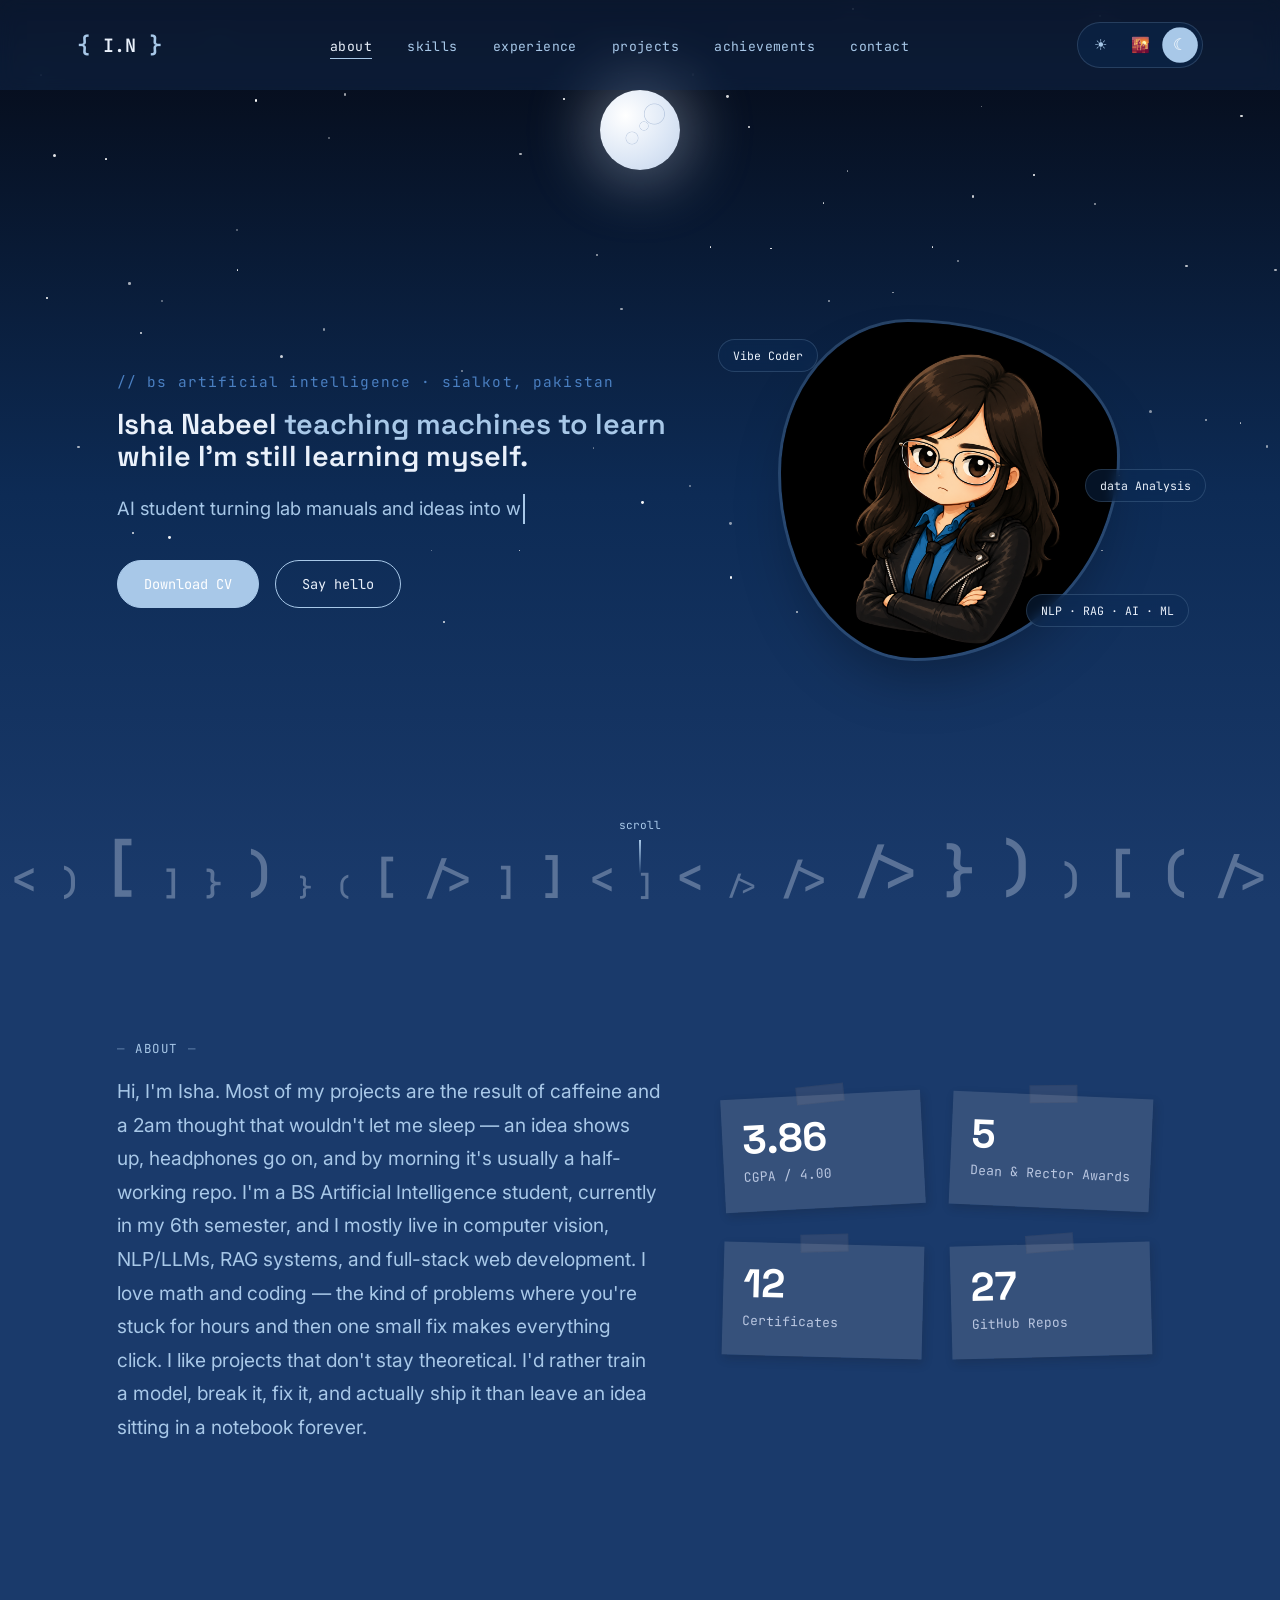
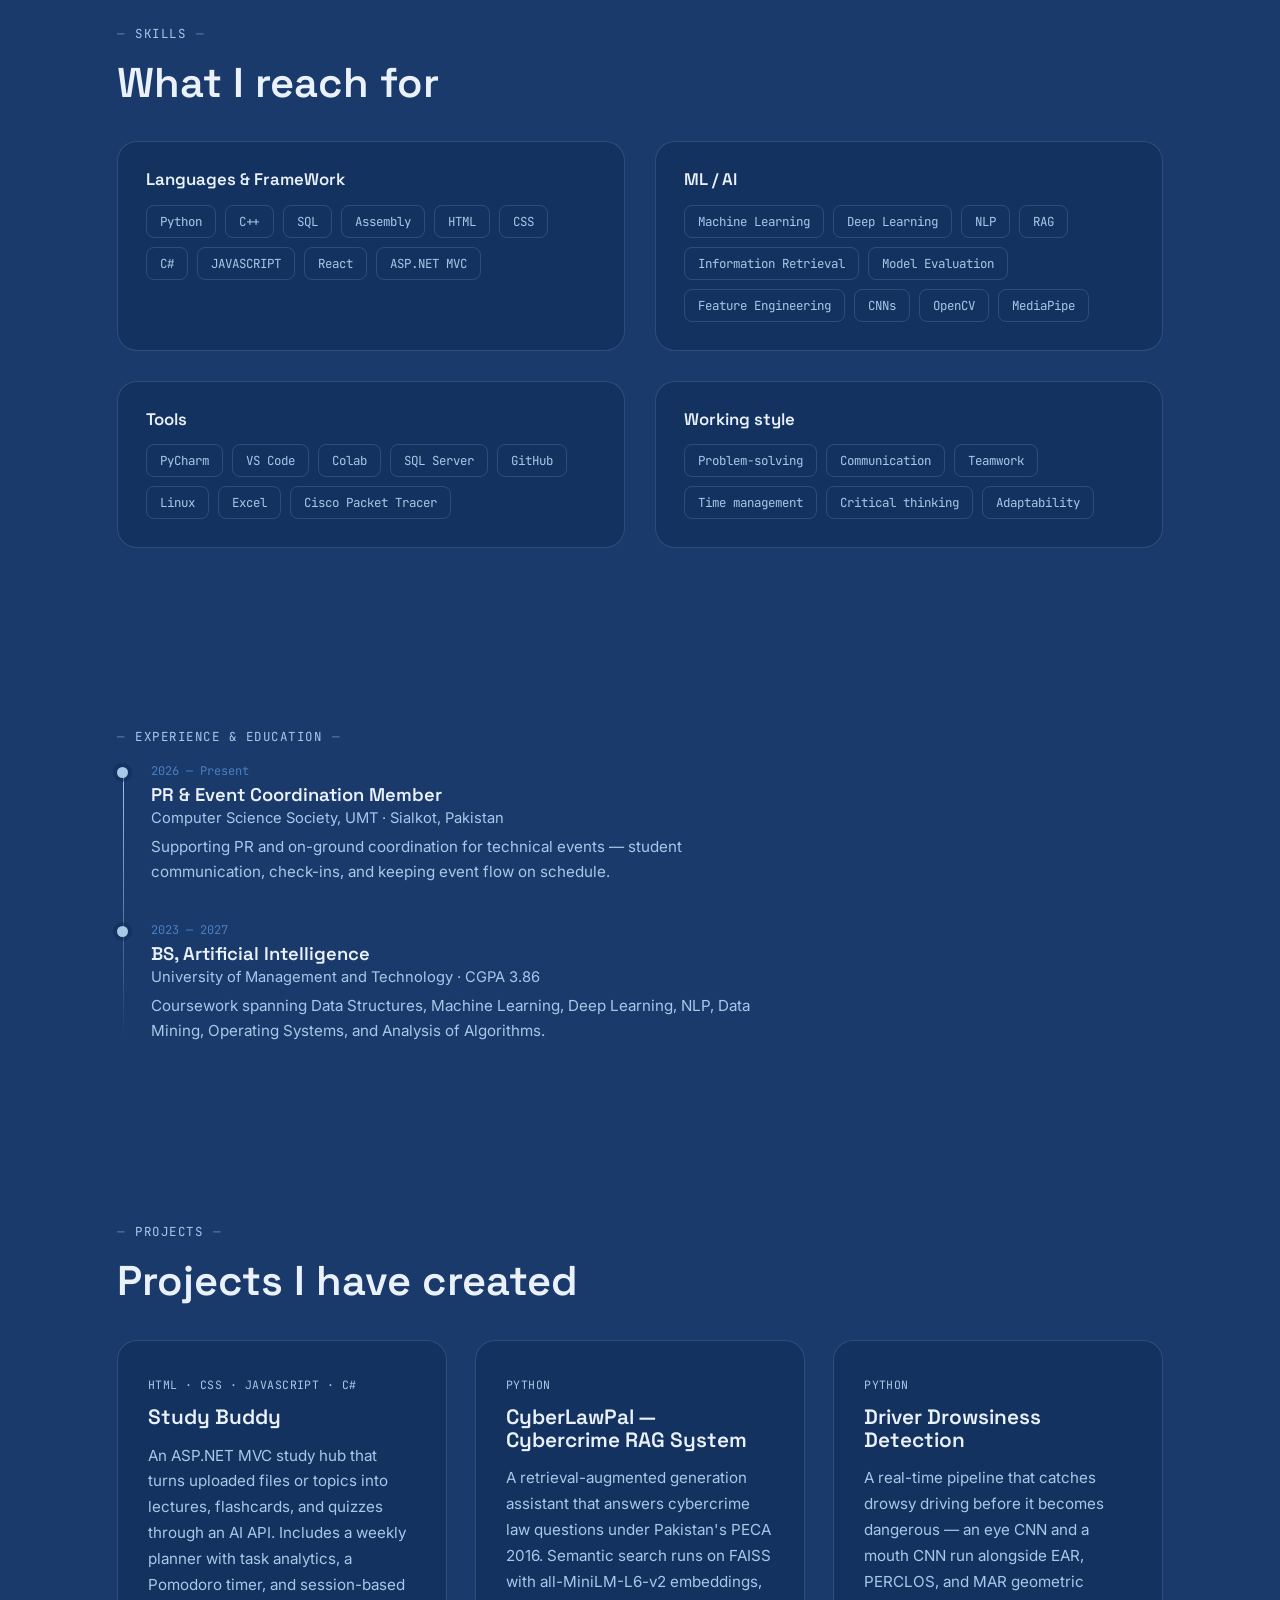
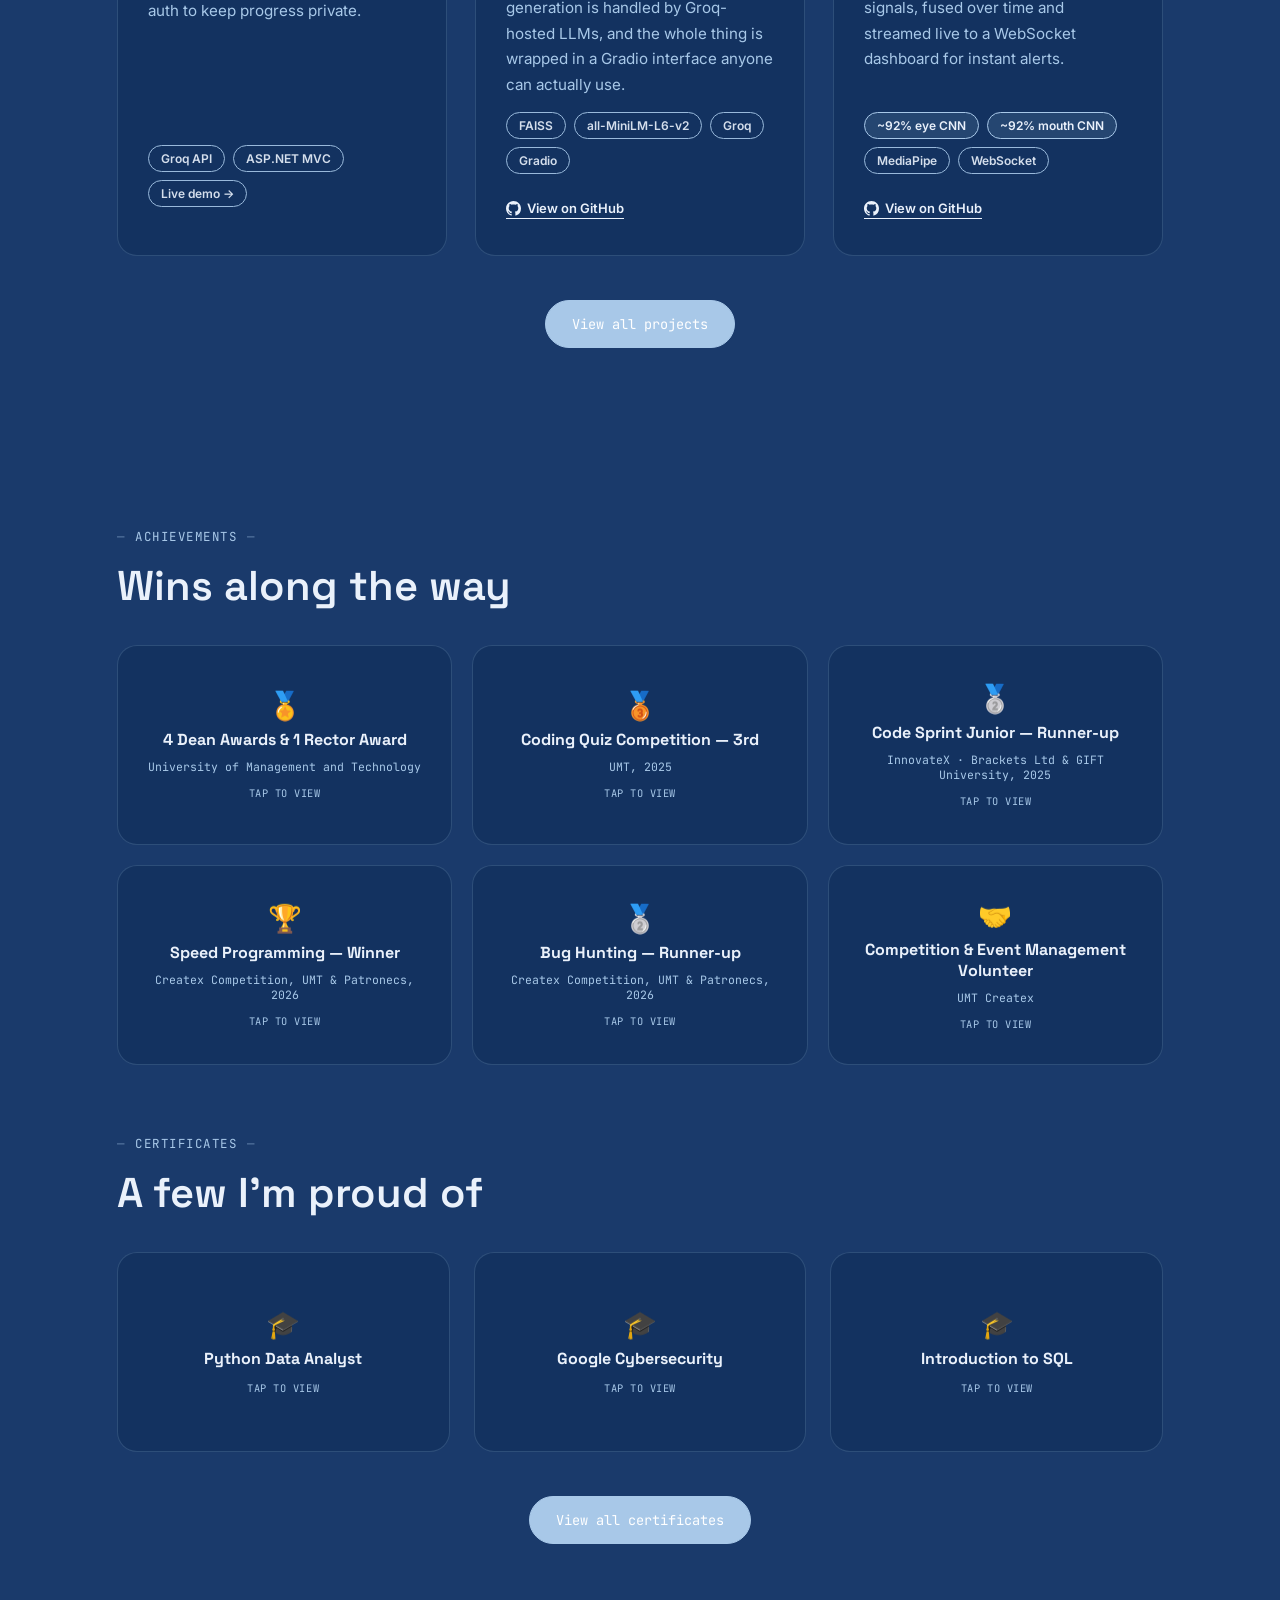
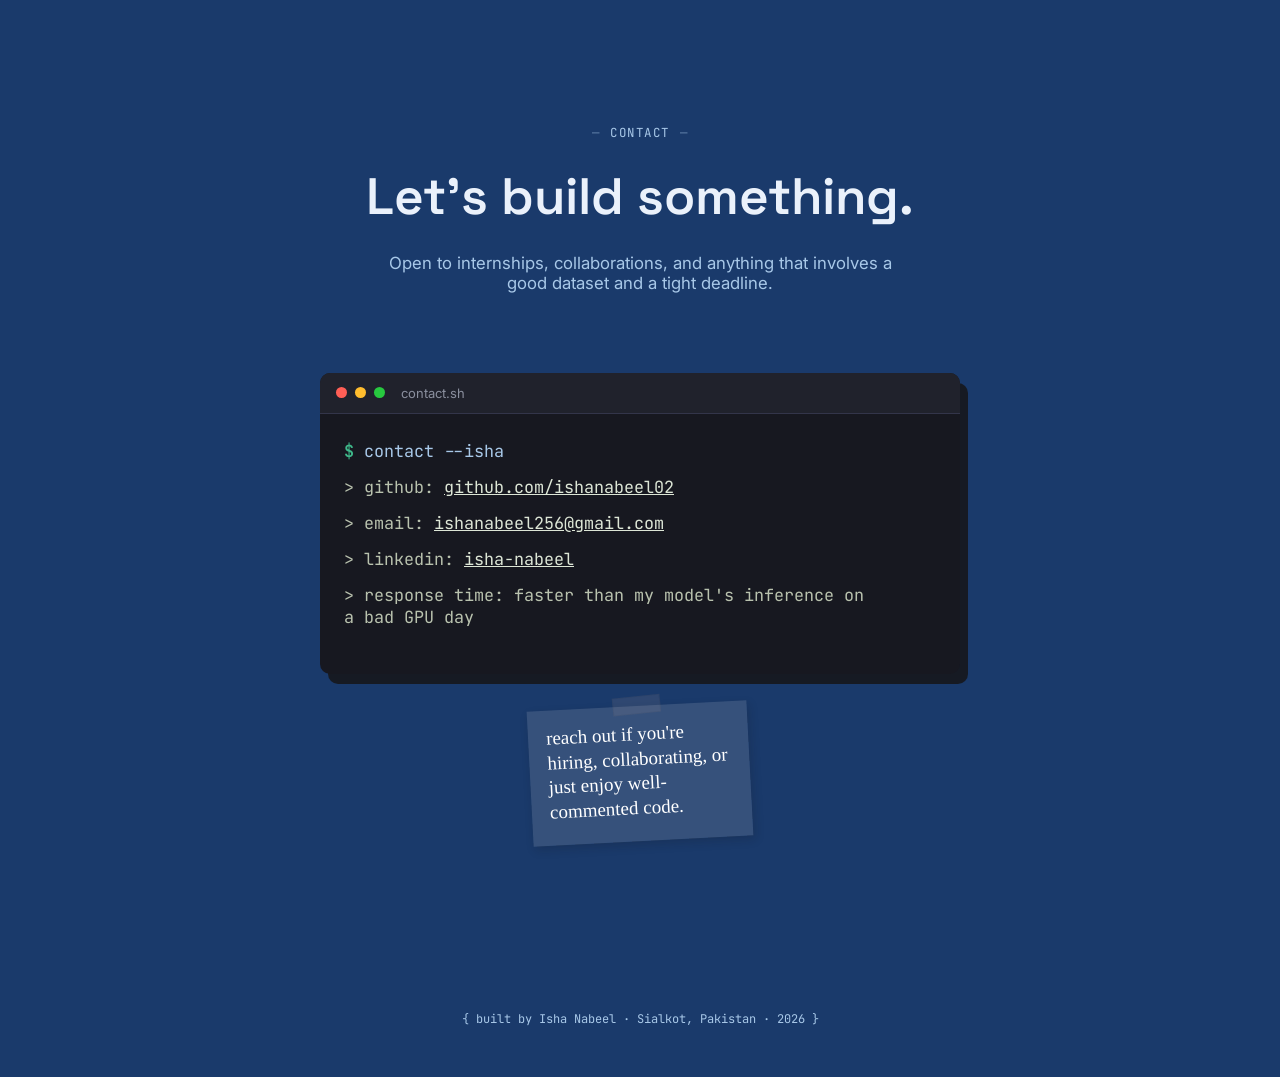
<file: index.html>
<!DOCTYPE html>
<html lang="en" data-mode="day">
<head>
<meta charset="UTF-8">
<meta name="viewport" content="width=device-width, initial-scale=1.0">
<title>Isha Nabeel — AI Student &amp; Builder</title>
<link rel="icon" type="image/png" href="assets/favicon.png">
<link rel="preconnect" href="https://fonts.googleapis.com">
<link rel="preconnect" href="https://fonts.gstatic.com" crossorigin>
<link href="https://fonts.googleapis.com/css2?family=Space+Grotesk:wght@400;500;600;700&family=Inter:wght@400;500;600&family=JetBrains+Mono:wght@400;500;600&display=swap" rel="stylesheet">
<link rel="stylesheet" href="css/style.css">
</head>
<body data-page="index">

<div class="sky" id="sky">
  <div class="celestial"></div>
  <div class="cloud c1"><svg viewBox="0 0 200 80" fill="#ffffff"><ellipse cx="60" cy="50" rx="55" ry="26"/><ellipse cx="110" cy="35" rx="45" ry="30"/><ellipse cx="150" cy="52" rx="40" ry="22"/></svg></div>
  <div class="cloud c2"><svg viewBox="0 0 200 80" fill="#ffffff"><ellipse cx="60" cy="50" rx="55" ry="26"/><ellipse cx="110" cy="35" rx="45" ry="30"/><ellipse cx="150" cy="52" rx="40" ry="22"/></svg></div>
  <div class="cloud c3"><svg viewBox="0 0 200 80" fill="#ffffff"><ellipse cx="60" cy="50" rx="55" ry="26"/><ellipse cx="110" cy="35" rx="45" ry="30"/><ellipse cx="150" cy="52" rx="40" ry="22"/></svg></div>
  <div id="starfield"></div>
  <div id="fireflies"></div>
  <div class="skyline" id="skyline"></div>
</div>

<header>
  <a href="index.html" class="logo"><span class="bracket">{</span>&nbsp;I.N&nbsp;<span class="bracket">}</span></a>
  <nav>
    <ul>
      <li><a href="#about" class="nav-link">about</a></li>
      <li><a href="#skills" class="nav-link">skills</a></li>
      <li><a href="#experience" class="nav-link">experience</a></li>
      <li><a href="projects.html" class="nav-link">projects</a></li>
      <li><a href="#achievements" class="nav-link">achievements</a></li>
      <li><a href="#contact" class="nav-link">contact</a></li>
    </ul>
  </nav>
  <div class="mode-toggle" id="modeToggle">
    <button data-mode="day" title="Day">☀</button>
    <button data-mode="evening" title="Evening">🌇</button>
    <button data-mode="night" title="Night">☾</button>
  </div>
</header>

<main>
  <!-- HERO -->
  <section class="hero" id="top">
    <div class="hero-grid">
      <div>
        <div class="hero-eyebrow">// bs artificial intelligence · sialkot, pakistan</div>
        <h1 style="font-size: 1.8rem;">
  Isha Nabeel
  <span class="accent">teaching machines to learn</span> while I’m still learning myself.
</h1>
        <p class="hero-sub" id="typedSub"><span id="typedText"></span><span class="cursor">&nbsp;</span></p>
        <div class="hero-actions">
          <a href="assets/Isha_Nabeel_CV.pdf" download class="btn primary">Download CV</a>
          <a href="mailto:ishanabeel256@gmail.com" class="btn ghost">Say hello</a>
        </div>
      </div>
      <div class="hero-portrait">
        <div class="portrait-frame">
          <div class="portrait-ring"></div>
          <img src="assets/mascot-day.png" alt="Isha, illustrated" class="p-day active">
          <img src="assets/mascot-pink.png" alt="Isha, illustrated" class="p-evening">
          <img src="assets/mascot-night.png" alt="Isha, illustrated" class="p-night">
        </div>
        <span class="chip-tag t1">Vibe Coder</span>
        <span class="chip-tag t2">NLP · RAG · AI · ML</span>
        <span class="chip-tag t3">data Analysis</span>
      </div>
    </div>
    <div class="scroll-cue"><span>scroll</span><span class="line"></span></div>
  </section>

  <!-- ABOUT -->
  <section id="about">
    <div class="eyebrow">about</div>
    <div class="about-grid">
      <p class="lede reveal">
        Hi, I'm Isha. Most of my projects are the result of caffeine and a 2am thought that wouldn't let me sleep — an idea shows up, headphones go on, and by morning it's usually a half-working repo.
        I'm a BS Artificial Intelligence student, currently in my 6th semester, and I mostly live in computer vision, NLP/LLMs, RAG systems, and full-stack web development. I love math and coding — the kind of problems where you're stuck for hours and then one small fix makes everything click.
        I like projects that don't stay theoretical. I'd rather train a model, break it, fix it, and actually ship it than leave an idea sitting in a notebook forever.
      </p>
    <div class="stats-notes">
      <div class="stat-sticky yellow rot-l">
        <div class="stat-num" data-count="3.86">0</div>
        <div class="stat-lbl">CGPA / 4.00</div>
      </div>
      <div class="stat-sticky blue rot-r">
        <div class="stat-num" data-count="5">0</div>
        <div class="stat-lbl">Dean &amp; Rector Awards</div>
      </div>
      <div class="stat-sticky pink rot-r-sm">
        <div class="stat-num" data-count="12">0</div>
        <div class="stat-lbl">Certificates</div>
      </div>
      <div class="stat-sticky yellow rot-l-sm">
        <div class="stat-num" data-count="27">0</div>
        <div class="stat-lbl">GitHub Repos</div>
      </div>
    </div>
    </div>
  
  </section>

  <!-- SKILLS -->
  <section id="skills">
    <div class="eyebrow">skills</div>
    <h2 class="section-title reveal">What I reach for</h2>
    <div class="skill-groups">
      <div class="skill-group reveal">
        <h3>Languages & FrameWork</h3>
        <div class="tag-cloud">
            <span class="tag">Python</span><span class="tag">C++</span><span class="tag">SQL</span>
            <span class="tag">Assembly</span><span class="tag">HTML</span><span class="tag">CSS</span>
            <span class="tag">C#</span><span class="tag">JAVASCRIPT</span>
            <span class="tag">React</span><span class="tag">ASP.NET MVC</span>
        </div>
      </div>
      <div class="skill-group reveal">
        <h3>ML / AI</h3>
        <div class="tag-cloud">
          <span class="tag">Machine Learning</span><span class="tag">Deep Learning</span><span class="tag">NLP</span>
          <span class="tag">RAG</span><span class="tag">Information Retrieval</span><span class="tag">Model Evaluation</span>
          <span class="tag">Feature Engineering</span>
          <span class="tag">CNNs</span>
          <span class="tag">OpenCV</span>
          <span class="tag">MediaPipe</span>
        </div>
      </div>
      <div class="skill-group reveal">
        <h3>Tools</h3>
        <div class="tag-cloud">
          <span class="tag">PyCharm</span><span class="tag">VS Code</span><span class="tag">Colab</span>
          <span class="tag">SQL Server</span><span class="tag">GitHub</span><span class="tag">Linux</span>
          <span class="tag">Excel</span><span class="tag">Cisco Packet Tracer</span>
        </div>
      </div>
      <div class="skill-group reveal">
        <h3>Working style</h3>
        <div class="tag-cloud">
          <span class="tag">Problem-solving</span><span class="tag">Communication</span><span class="tag">Teamwork</span>
          <span class="tag">Time management</span><span class="tag">Critical thinking</span><span class="tag">Adaptability</span>
        </div>
      </div>
    </div>
  </section>

  <!-- EXPERIENCE + EDUCATION -->
  <section id="experience">
    <div class="eyebrow">experience &amp; education</div>
    <div class="timeline">
      <div class="tl-item reveal">
        <span class="tl-date">2026 — Present</span>
        <h3>PR &amp; Event Coordination Member</h3>
        <div class="org">Computer Science Society, UMT · Sialkot, Pakistan</div>
        <p>Supporting PR and on-ground coordination for technical events &mdash; student communication, check-ins, and keeping event flow on schedule.</p>
      </div>
      <div class="tl-item reveal">
        <span class="tl-date">2023 — 2027</span>
        <h3>BS, Artificial Intelligence</h3>
        <div class="org">University of Management and Technology · CGPA 3.86</div>
        <p>Coursework spanning Data Structures, Machine Learning, Deep Learning, NLP, Data Mining, Operating Systems, and Analysis of Algorithms.</p>
      </div>
    </div>
  </section>

  <!-- PROJECTS (featured, 3 of 6) -->
<section id="projects">
  <div class="eyebrow">projects</div>
  <h2 class="section-title reveal">Projects I have created</h2>
  <div class="project-grid">

     <a href="https://studybuddyy.somee.com" target="_blank" rel="noopener" class="project-card reveal project-card-link">
      <div class="project-stack">HTML · CSS · JAVASCRIPT · C#</div>
      <h3>Study Buddy</h3>
      <p>An ASP.NET MVC study hub that turns uploaded files or topics into lectures, flashcards, and quizzes through an AI API. Includes a weekly planner with task analytics, a Pomodoro timer, and session-based auth to keep progress private.</p>
      <div class="badge-row">
        <span class="badge-oval">Groq API</span>
        <span class="badge-oval">ASP.NET MVC</span>
        <span class="badge-oval">Live demo →</span>
      </div>
    </a>

   <div class="project-card reveal">
      <div class="project-stack">PYTHON</div>
      <h3>CyberLawPal — Cybercrime RAG System</h3>
      <p>A retrieval-augmented generation assistant that answers cybercrime law questions under Pakistan's PECA 2016. Semantic search runs on FAISS with all-MiniLM-L6-v2 embeddings, generation is handled by Groq-hosted LLMs, and the whole thing is wrapped in a Gradio interface anyone can actually use.</p>
      <div class="badge-row">
        <span class="badge-oval">FAISS</span>
        <span class="badge-oval">all-MiniLM-L6-v2</span>
        <span class="badge-oval">Groq</span>
        <span class="badge-oval">Gradio</span>
      </div>
      <a class="github-link" href="https://github.com/ishanabeel02/Cyberlawpal" target="_blank" rel="noopener">
        <svg class="gh-icon" viewBox="0 0 16 16" aria-hidden="true"><path d="M8 0C3.58 0 0 3.58 0 8c0 3.54 2.29 6.53 5.47 7.59.4.07.55-.17.55-.38 0-.19-.01-.82-.01-1.49-2.01.37-2.53-.49-2.69-.94-.09-.23-.48-.94-.82-1.13-.28-.15-.68-.52-.01-.53.63-.01 1.08.58 1.23.82.72 1.21 1.87.87 2.33.66.07-.52.28-.87.51-1.07-1.78-.2-3.64-.89-3.64-3.95 0-.87.31-1.59.82-2.15-.08-.2-.36-1.02.08-2.12 0 0 .67-.21 2.2.82.64-.18 1.32-.27 2-.27.68 0 1.36.09 2 .27 1.53-1.04 2.2-.82 2.2-.82.44 1.1.16 1.92.08 2.12.51.56.82 1.27.82 2.15 0 3.07-1.87 3.75-3.65 3.95.29.25.54.73.54 1.48 0 1.07-.01 1.93-.01 2.2 0 .21.15.46.55.38A8.01 8.01 0 0 0 16 8c0-4.42-3.58-8-8-8Z"/></svg>
        View on GitHub
      </a>
    </div>

    <div class="project-card reveal">
      <div class="project-stack">PYTHON</div>
      <h3>Driver Drowsiness Detection</h3>
      <p>A real-time pipeline that catches drowsy driving before it becomes dangerous — an eye CNN and a mouth CNN run alongside EAR, PERCLOS, and MAR geometric signals, fused over time and streamed live to a WebSocket dashboard for instant alerts.</p>
      <div class="badge-row">
          <span class="badge-accuracy">~92% eye CNN</span>
          <span class="badge-accuracy">~92% mouth CNN</span>
          <span class="badge-oval">MediaPipe</span>
          <span class="badge-oval">WebSocket</span>
      </div>
      <a class="github-link" href="https://github.com/ishanabeel02/FakeNewsDetection"" target="_blank" rel="noopener">
        <svg class="gh-icon" viewBox="0 0 16 16" aria-hidden="true"><path d="M8 0C3.58 0 0 3.58 0 8c0 3.54 2.29 6.53 5.47 7.59.4.07.55-.17.55-.38 0-.19-.01-.82-.01-1.49-2.01.37-2.53-.49-2.69-.94-.09-.23-.48-.94-.82-1.13-.28-.15-.68-.52-.01-.53.63-.01 1.08.58 1.23.82.72 1.21 1.87.87 2.33.66.07-.52.28-.87.51-1.07-1.78-.2-3.64-.89-3.64-3.95 0-.87.31-1.59.82-2.15-.08-.2-.36-1.02.08-2.12 0 0 .67-.21 2.2.82.64-.18 1.32-.27 2-.27.68 0 1.36.09 2 .27 1.53-1.04 2.2-.82 2.2-.82.44 1.1.16 1.92.08 2.12.51.56.82 1.27.82 2.15 0 3.07-1.87 3.75-3.65 3.95.29.25.54.73.54 1.48 0 1.07-.01 1.93-.01 2.2 0 .21.15.46.55.38A8.01 8.01 0 0 0 16 8c0-4.42-3.58-8-8-8Z"/></svg>
        View on GitHub
      </a>
    </div>

  </div>
  <div class="view-all-wrap">
    <a href="projects.html" class="btn primary">View all projects</a>
  </div>
</section>

  <!-- ACHIEVEMENTS + CERTIFICATES -->
  <section id="achievements">
    <div class="eyebrow">achievements</div>
    <h2 class="section-title reveal">Wins along the way</h2>
    <div class="ach-grid">
      <div class="flip-card reveal">
        <div class="flip-card-inner">
          <div class="flip-card-front">
            <span class="medal">🏅</span>
            <h4>4 Dean Awards &amp; 1 Rector Award</h4>
            <span class="meta">University of Management and Technology</span>
            <span class="flip-hint">tap to view</span>
          </div>
          <div class="flip-card-back">
            <img src="assets/rector.jpg" alt="Dean and Rector Award" onerror="this.style.display='none'; this.nextElementSibling.style.display='flex';">
            <div class="img-placeholder">Add photo here<br><span>assets/achievements/dean-rector-awards.jpg</span></div>
          </div>
        </div>
      </div>
      <div class="flip-card reveal">
        <div class="flip-card-inner">
          <div class="flip-card-front">
            <span class="medal">🥉</span>
            <h4>Coding Quiz Competition — 3rd</h4>
            <span class="meta">UMT, 2025</span>
            <span class="flip-hint">tap to view</span>
          </div>
          <div class="flip-card-back">
            <img src="assets/quizcompetition.jpg" alt="Coding Quiz Competition" onerror="this.style.display='none'; this.nextElementSibling.style.display='flex';">
            <div class="img-placeholder">Add photo here<br><span>assets/achievements/coding-quiz.jpg</span></div>
          </div>
        </div>
      </div>
      <div class="flip-card reveal">
        <div class="flip-card-inner">
          <div class="flip-card-front">
            <span class="medal">🥈</span>
            <h4>Code Sprint Junior — Runner-up</h4>
            <span class="meta">InnovateX · Brackets Ltd &amp; GIFT University, 2025</span>
            <span class="flip-hint">tap to view</span>
          </div>
          <div class="flip-card-back">
            <img src="assets/codesprint.jpg" alt="Code Sprint Junior" onerror="this.style.display='none'; this.nextElementSibling.style.display='flex';">
            <div class="img-placeholder">Add photo here<br><span>assets/achievements/code-sprint-junior.jpg</span></div>
          </div>
        </div>
      </div>
      <div class="flip-card reveal">
        <div class="flip-card-inner">
          <div class="flip-card-front">
            <span class="medal">🏆</span>
            <h4>Speed Programming — Winner</h4>
            <span class="meta">Createx Competition, UMT &amp; Patronecs, 2026</span>
            <span class="flip-hint">tap to view</span>
          </div>
          <div class="flip-card-back">
            <img src="assets/speedprogramming.jpg" alt="Speed Programming Winner" onerror="this.style.display='none'; this.nextElementSibling.style.display='flex';">
            <div class="img-placeholder">Add photo here<br><span>assets/achievements/speed-programming.jpg</span></div>
          </div>
        </div>
      </div>
      <div class="flip-card reveal">
        <div class="flip-card-inner">
          <div class="flip-card-front">
            <span class="medal">🥈</span>
            <h4>Bug Hunting — Runner-up</h4>
            <span class="meta">Createx Competition, UMT &amp; Patronecs, 2026</span>
            <span class="flip-hint">tap to view</span>
          </div>
          <div class="flip-card-back">
            <img src="assets/bughunting.jpg" alt="Bug Hunting Runner-up" onerror="this.style.display='none'; this.nextElementSibling.style.display='flex';">
            <div class="img-placeholder">Add photo here<br><span>assets/achievements/bug-hunting.jpg</span></div>
          </div>
        </div>
      </div>
      <div class="flip-card reveal">
        <div class="flip-card-inner">
          <div class="flip-card-front">
            <span class="medal">🤝</span>
            <h4>Competition &amp; Event Management Volunteer</h4>
            <span class="meta">UMT Createx</span>
            <span class="flip-hint">tap to view</span>
          </div>
          <div class="flip-card-back">
            <img src="assets/certificateofapp.jpg" alt="Volunteer work" onerror="this.style.display='none'; this.nextElementSibling.style.display='flex';">
            <div class="img-placeholder">Add photo here<br><span>assets/achievements/volunteer.jpg</span></div>
          </div>
        </div>
      </div>
    </div>

    <div class="eyebrow" style="margin-top:70px;">certificates</div>
    <h2 class="section-title reveal">A few I'm proud of</h2>
    <div class="flip-grid">
         <div class="flip-card reveal">
        <div class="flip-card-inner">
          <div class="flip-card-front">
            <span class="medal">🎓</span>
            <h4>Python Data Analyst</h4>
            <span class="flip-hint">tap to view</span>
          </div>
          <div class="flip-card-back">
            <img src="assets/certificates/Pythondataanalyst.jpg" alt="Python Data Analyst certificate" onerror="this.style.display='none'; this.nextElementSibling.style.display='flex';">
            <div class="img-placeholder">Add certificate<br><span>assets/certificates/python-data-analyst.jpg</span></div>
          </div>
        </div>
      </div>
      <div class="flip-card reveal">
        <div class="flip-card-inner">
          <div class="flip-card-front">
            <span class="medal">🎓</span>
            <h4>Google Cybersecurity</h4>
            <span class="flip-hint">tap to view</span>
          </div>
          <div class="flip-card-back">
            <img src="assets\certificates\GoogleCybersecurity.jpg" alt="Google Cybersecurity certificate" onerror="this.style.display='none'; this.nextElementSibling.style.display='flex';">
            <div class="img-placeholder">Add certificate<br><span>assets/certificates/google-cybersecurity.jpg</span></div>
          </div>
        </div>
      </div>
      <div class="flip-card reveal">
        <div class="flip-card-inner">
          <div class="flip-card-front">
            <span class="medal">🎓</span>
            <h4>Introduction to SQL</h4>
            <span class="flip-hint">tap to view</span>
          </div>
          <div class="flip-card-back">
            <img src="assets/certificates/SQL.jpg" alt="Introduction to SQL certificate" onerror="this.style.display='none'; this.nextElementSibling.style.display='flex';">
            <div class="img-placeholder">Add certificate<br><span>assets/certificates/intro-to-sql.jpg</span></div>
          </div>
        </div>
      </div>    
    </div>
    <div class="view-all-wrap">
      <a href="certificates.html" class="btn primary">View all certificates</a>
    </div>
  </section>

<!-- CONTACT -->
<section id="contact">

  <div class="contact-wrap">
    <div class="eyebrow" style="justify-content:center;">contact</div>
    <h2 class="reveal">Let's build something.</h2>
    <p class="reveal">Open to internships, collaborations, and anything that involves a good dataset and a tight deadline.</p>

    <div class="terminal-row reveal">
      <div class="terminal">
        <div class="bar">
          <span class="dot r"></span><span class="dot y"></span><span class="dot g"></span>
          <span class="title">contact.sh</span>
        </div>
        <div class="body">
          <p class="line"><span class="prompt">$</span> contact --isha</p>
          <p class="line out">&gt; github: <a href="https://github.com/ishanabeel02" target="_blank" rel="noopener" class="term-link">github.com/ishanabeel02</a></p>
          <p class="line out">&gt; email: <a href="mailto:ishanabeel256@gmail.com" class="term-link">ishanabeel256@gmail.com</a></p>
          <p class="line out">&gt; linkedin: <a href="https://linkedin.com/in/isha-nabeel-bb0a51216" target="_blank" rel="noopener" class="term-link">isha-nabeel</a></p>
          <p class="line out">&gt; response time: faster than my model's inference on a bad GPU day</p>
        </div>
      </div>

      <div class="sticky blue">
        reach out if you're hiring, collaborating, or just enjoy well-commented code.
      </div>
    </div>
  </div>
</section>



  <footer>{ built by Isha Nabeel · Sialkot, Pakistan · <span id="year"></span> }</footer>
</main>

<script src="js/script.js"></script>
</body>
</html>
</file>
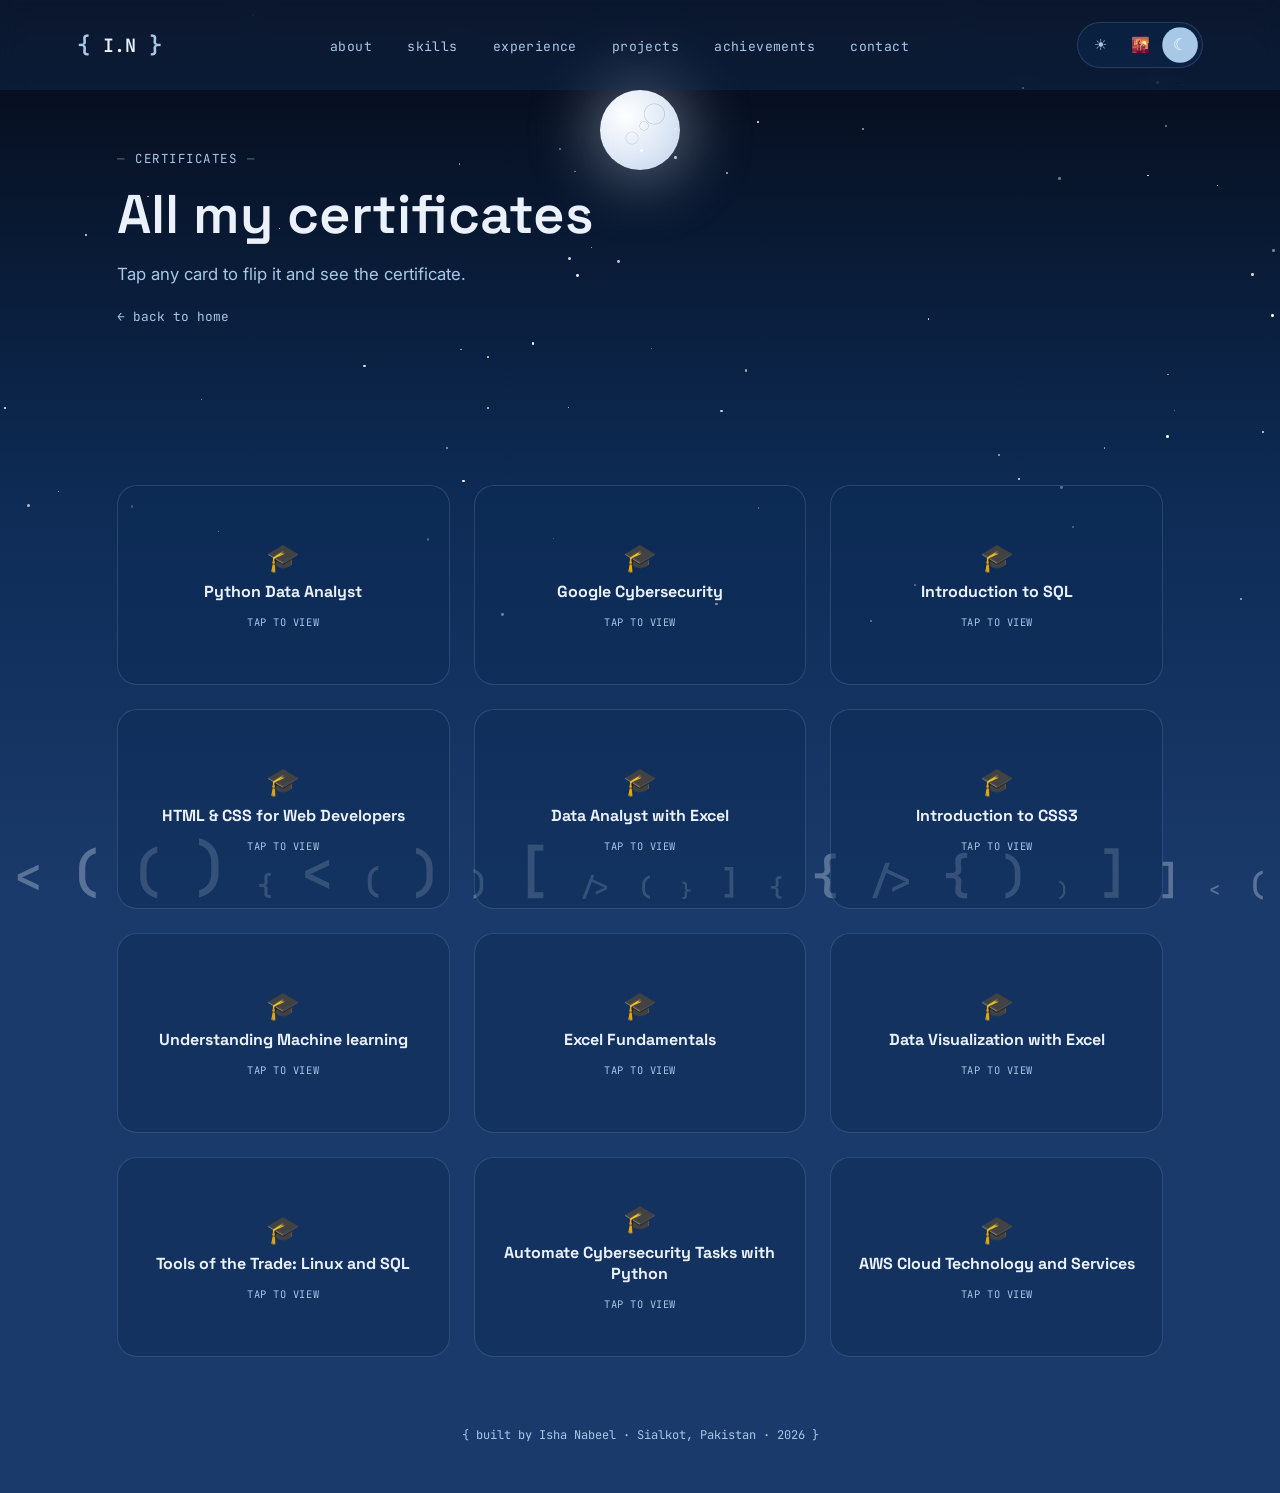
<file: certificates.html>
<!DOCTYPE html>
<html lang="en" data-mode="day">
<head>
<meta charset="UTF-8">
<meta name="viewport" content="width=device-width, initial-scale=1.0">
<title>Certificates — Isha Nabeel</title>
<link rel="icon" type="image/png" href="favicon.png">
<link rel="preconnect" href="https://fonts.googleapis.com">
<link rel="preconnect" href="https://fonts.gstatic.com" crossorigin>
<link href="https://fonts.googleapis.com/css2?family=Space+Grotesk:wght@400;500;600;700&family=Inter:wght@400;500;600&family=JetBrains+Mono:wght@400;500;600&display=swap" rel="stylesheet">
<link rel="stylesheet" href="css/style.css">
</head>
<body data-page="certificates">

<div class="sky" id="sky">
  <div class="celestial"></div>
  <div class="cloud c1"><svg viewBox="0 0 200 80" fill="#ffffff"><ellipse cx="60" cy="50" rx="55" ry="26"/><ellipse cx="110" cy="35" rx="45" ry="30"/><ellipse cx="150" cy="52" rx="40" ry="22"/></svg></div>
  <div class="cloud c2"><svg viewBox="0 0 200 80" fill="#ffffff"><ellipse cx="60" cy="50" rx="55" ry="26"/><ellipse cx="110" cy="35" rx="45" ry="30"/><ellipse cx="150" cy="52" rx="40" ry="22"/></svg></div>
  <div class="cloud c3"><svg viewBox="0 0 200 80" fill="#ffffff"><ellipse cx="60" cy="50" rx="55" ry="26"/><ellipse cx="110" cy="35" rx="45" ry="30"/><ellipse cx="150" cy="52" rx="40" ry="22"/></svg></div>
  <div id="starfield"></div>
  <div id="fireflies"></div>
  <div class="skyline" id="skyline"></div>
</div>

<header>
  <a href="index.html" class="logo"><span class="bracket">{</span>&nbsp;I.N&nbsp;<span class="bracket">}</span></a>
  <nav>
    <ul>
      <li><a href="index.html#about" class="nav-link">about</a></li>
      <li><a href="index.html#skills" class="nav-link">skills</a></li>
      <li><a href="index.html#experience" class="nav-link">experience</a></li>
      <li><a href="projects.html" class="nav-link">projects</a></li>
      <li><a href="index.html#achievements" class="nav-link">achievements</a></li>
      <li><a href="index.html#contact" class="nav-link">contact</a></li>
    </ul>
  </nav>
  <div class="mode-toggle" id="modeToggle">
    <button data-mode="day" title="Day">☀</button>
    <button data-mode="evening" title="Evening">🌇</button>
    <button data-mode="night" title="Night">☾</button>
  </div>
</header>

<main>
  <div class="page-hero">
    <div class="eyebrow">certificates</div>
    <h1>All my certificates</h1>
    <p>Tap any card to flip it and see the certificate.</p>
    <a href="index.html" class="back-home">← back to home</a>
  </div>

  <section>
    <div class="flip-grid">
      <div class="flip-card reveal">
        <div class="flip-card-inner">
          <div class="flip-card-front">
            <span class="medal">🎓</span>
            <h4>Python Data Analyst</h4>
            <span class="flip-hint">tap to view</span>
          </div>
          <div class="flip-card-back">
            <img src="assets/certificates/Pythondataanalyst.jpg" alt="Python Data Analyst certificate" onerror="this.style.display='none'; this.nextElementSibling.style.display='flex';">
            <div class="img-placeholder">Add certificate<br><span>assets/certificates/python-data-analyst.jpg</span></div>
          </div>
        </div>
      </div>
      <div class="flip-card reveal">
        <div class="flip-card-inner">
          <div class="flip-card-front">
            <span class="medal">🎓</span>
            <h4>Google Cybersecurity</h4>
            <span class="flip-hint">tap to view</span>
          </div>
          <div class="flip-card-back">
            <img src="assets\certificates\GoogleCybersecurity.jpg" alt="Google Cybersecurity certificate" onerror="this.style.display='none'; this.nextElementSibling.style.display='flex';">
            <div class="img-placeholder">Add certificate<br><span>assets/certificates/google-cybersecurity.jpg</span></div>
          </div>
        </div>
      </div>
      <div class="flip-card reveal">
        <div class="flip-card-inner">
          <div class="flip-card-front">
            <span class="medal">🎓</span>
            <h4>Introduction to SQL</h4>
            <span class="flip-hint">tap to view</span>
          </div>
          <div class="flip-card-back">
            <img src="assets/certificates/SQL.jpg" alt="Introduction to SQL certificate" onerror="this.style.display='none'; this.nextElementSibling.style.display='flex';">
            <div class="img-placeholder">Add certificate<br><span>assets/certificates/intro-to-sql.jpg</span></div>
          </div>
        </div>
      </div>
      <div class="flip-card reveal">
        <div class="flip-card-inner">
          <div class="flip-card-front">
            <span class="medal">🎓</span>
            <h4>HTML &amp; CSS for Web Developers</h4>
            <span class="flip-hint">tap to view</span>
          </div>
          <div class="flip-card-back">
            <img src="assets/certificates/htmlcss.jpg" alt="HTML and CSS for Web Developers certificate" onerror="this.style.display='none'; this.nextElementSibling.style.display='flex';">
            <div class="img-placeholder">Add certificate<br><span>assets/certificates/html-css-web-developers.jpg</span></div>
          </div>
        </div>
      </div>
      <div class="flip-card reveal">
        <div class="flip-card-inner">
          <div class="flip-card-front">
            <span class="medal">🎓</span>
            <h4>Data Analyst with Excel</h4>
            <span class="flip-hint">tap to view</span>
          </div>
          <div class="flip-card-back">
            <img src="assets/certificates/data_analysis_excel.jpg" alt="Data Analyst with Excel certificate" onerror="this.style.display='none'; this.nextElementSibling.style.display='flex';">
            <div class="img-placeholder">Add certificate<br><span>assets/certificates/data-analyst-excel.jpg</span></div>
          </div>
        </div>
      </div>
      <div class="flip-card reveal">
        <div class="flip-card-inner">
          <div class="flip-card-front">
            <span class="medal">🎓</span>
            <h4>Introduction to CSS3</h4>
            <span class="flip-hint">tap to view</span>
          </div>
          <div class="flip-card-back">
            <img src="assets/certificates/intro to css3.jpg" alt="Introduction to CSS3 certificate" onerror="this.style.display='none'; this.nextElementSibling.style.display='flex';">
            <div class="img-placeholder">certificate<br><span>assets/certificates/intro-to-css3.jpg</span></div>
          </div>
        </div>
      </div>
      <div class="flip-card reveal">
        <div class="flip-card-inner">
          <div class="flip-card-front">
            <span class="medal">🎓</span>
            <h4>Understanding Machine learning</h4>
            <span class="flip-hint">tap to view</span>
          </div>
          <div class="flip-card-back">
            <img src="assets/certificates/ML.jpg" alt="Introduction to CSS3 certificate" onerror="this.style.display='none'; this.nextElementSibling.style.display='flex';">
            <div class="img-placeholder">certificate<br><span>assets/certificates/intro-to-css3.jpg</span></div>
          </div>
        </div>
      </div>
      <div class="flip-card reveal">
        <div class="flip-card-inner">
          <div class="flip-card-front">
            <span class="medal">🎓</span>
            <h4>Excel Fundamentals</h4>
            <span class="flip-hint">tap to view</span>
          </div>
          <div class="flip-card-back">
            <img src="assets/certificates/excel1.jpg" alt="Introduction to CSS3 certificate" onerror="this.style.display='none'; this.nextElementSibling.style.display='flex';">
            <div class="img-placeholder">certificate<br><span>assets/certificates/intro-to-css3.jpg</span></div>
          </div>
        </div>
      </div>
      <div class="flip-card reveal">
        <div class="flip-card-inner">
          <div class="flip-card-front">
            <span class="medal">🎓</span>
            <h4>Data Visualization with Excel</h4>
            <span class="flip-hint">tap to view</span>
          </div>
          <div class="flip-card-back">
            <img src="assets/certificates/excel2.jpg" alt="Introduction to CSS3 certificate" onerror="this.style.display='none'; this.nextElementSibling.style.display='flex';">
            <div class="img-placeholder">certificate<br><span>assets/certificates/intro-to-css3.jpg</span></div>
          </div>
        </div>
      </div>
       <div class="flip-card reveal">
        <div class="flip-card-inner">
          <div class="flip-card-front">
            <span class="medal">🎓</span>
            <h4>Tools of the Trade: Linux and SQL</h4>
            <span class="flip-hint">tap to view</span>
          </div>
          <div class="flip-card-back">
            <img src="assets/certificates/google4.jpg" alt="Introduction to CSS3 certificate" onerror="this.style.display='none'; this.nextElementSibling.style.display='flex';">
            <div class="img-placeholder">certificate<br><span>assets/certificates/intro-to-css3.jpg</span></div>
          </div>
        </div>
      </div>
      <div class="flip-card reveal">
        <div class="flip-card-inner">
          <div class="flip-card-front">
            <span class="medal">🎓</span>
            <h4>Automate Cybersecurity Tasks with Python</h4>
            <span class="flip-hint">tap to view</span>
          </div>
          <div class="flip-card-back">
            <img src="assets/certificates/google7.jpg" alt="Introduction to CSS3 certificate" onerror="this.style.display='none'; this.nextElementSibling.style.display='flex';">
            <div class="img-placeholder">certificate<br><span>assets/certificates/intro-to-css3.jpg</span></div>
          </div>
        </div>
      </div>
      <div class="flip-card reveal">
        <div class="flip-card-inner">
          <div class="flip-card-front">
            <span class="medal">🎓</span>
            <h4> AWS Cloud Technology and Services</h4>
            <span class="flip-hint">tap to view</span>
          </div>
          <div class="flip-card-back">
            <img src="assets/certificates/certificate.jpg" alt="Introduction to CSS3 certificate" onerror="this.style.display='none'; this.nextElementSibling.style.display='flex';">
            <div class="img-placeholder">certificate<br><span>assets/certificates/intro-to-css3.jpg</span></div>
          </div>
        </div>
      </div>
    </div>
   
  </section>

  <footer>{ built by Isha Nabeel · Sialkot, Pakistan · <span id="year"></span> }</footer>
</main>

<script src="js/script.js"></script>
</body>
</html>
</file>
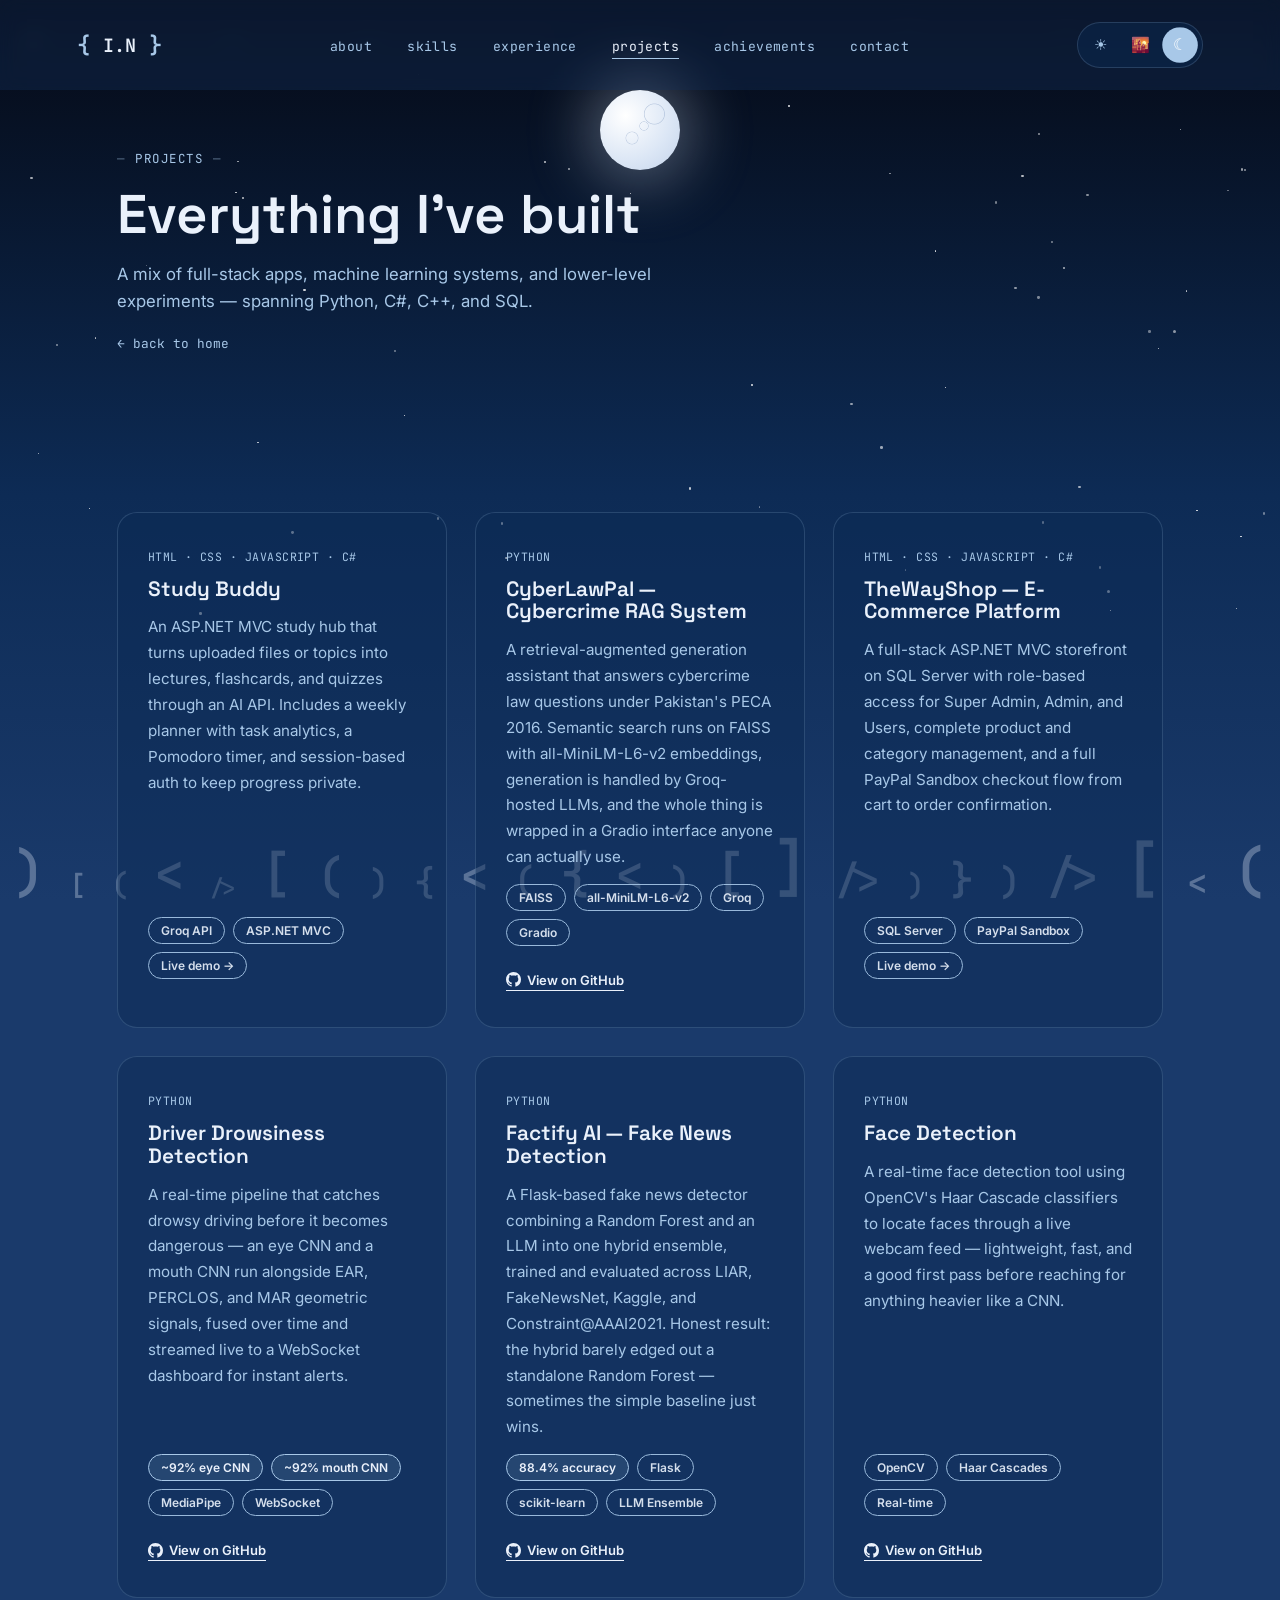
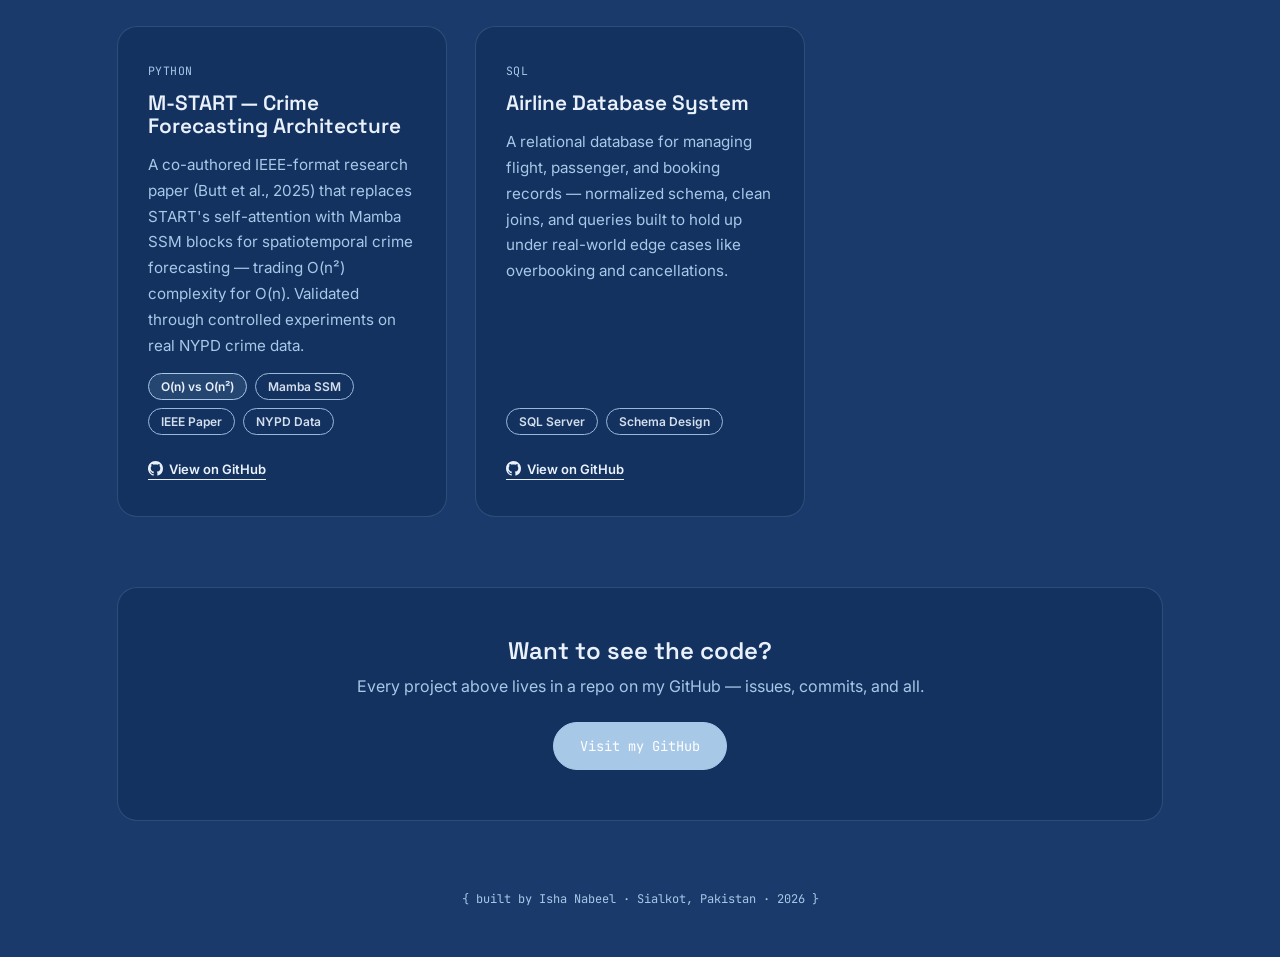
<file: projects.html>
<!DOCTYPE html>
<html lang="en" data-mode="day">
<head>
<meta charset="UTF-8">
<meta name="viewport" content="width=device-width, initial-scale=1.0">
<title>Projects — Isha Nabeel</title>
<link rel="icon" type="image/png" href="favicon.png">
<link rel="preconnect" href="https://fonts.googleapis.com">
<link rel="preconnect" href="https://fonts.gstatic.com" crossorigin>
<link href="https://fonts.googleapis.com/css2?family=Space+Grotesk:wght@400;500;600;700&family=Inter:wght@400;500;600&family=JetBrains+Mono:wght@400;500;600&display=swap" rel="stylesheet">
<link rel="stylesheet" href="css/style.css">
</head>
<body data-page="projects">

<div class="sky" id="sky">
  <div class="celestial"></div>
  <div class="cloud c1"><svg viewBox="0 0 200 80" fill="#ffffff"><ellipse cx="60" cy="50" rx="55" ry="26"/><ellipse cx="110" cy="35" rx="45" ry="30"/><ellipse cx="150" cy="52" rx="40" ry="22"/></svg></div>
  <div class="cloud c2"><svg viewBox="0 0 200 80" fill="#ffffff"><ellipse cx="60" cy="50" rx="55" ry="26"/><ellipse cx="110" cy="35" rx="45" ry="30"/><ellipse cx="150" cy="52" rx="40" ry="22"/></svg></div>
  <div class="cloud c3"><svg viewBox="0 0 200 80" fill="#ffffff"><ellipse cx="60" cy="50" rx="55" ry="26"/><ellipse cx="110" cy="35" rx="45" ry="30"/><ellipse cx="150" cy="52" rx="40" ry="22"/></svg></div>
  <div id="starfield"></div>
  <div id="fireflies"></div>
  <div class="skyline" id="skyline"></div>
</div>

<header>
  <a href="index.html" class="logo"><span class="bracket">{</span>&nbsp;I.N&nbsp;<span class="bracket">}</span></a>
  <nav>
    <ul>
      <li><a href="index.html#about" class="nav-link">about</a></li>
      <li><a href="index.html#skills" class="nav-link">skills</a></li>
      <li><a href="index.html#experience" class="nav-link">experience</a></li>
      <li><a href="projects.html" class="nav-link">projects</a></li>
      <li><a href="index.html#achievements" class="nav-link">achievements</a></li>
      <li><a href="index.html#contact" class="nav-link">contact</a></li>
    </ul>
  </nav>
  <div class="mode-toggle" id="modeToggle">
    <button data-mode="day" title="Day">☀</button>
    <button data-mode="evening" title="Evening">🌇</button>
    <button data-mode="night" title="Night">☾</button>
  </div>
</header>

<main>
  <div class="page-hero">
    <div class="eyebrow">projects</div>
    <h1>Everything I've built</h1>
    <p>A mix of full-stack apps, machine learning systems, and lower-level experiments — spanning Python, C#, C++, and SQL.</p>
    <a href="index.html" class="back-home">← back to home</a>
  </div>

  <section>
  <div class="project-grid">

    <a href="https://studybuddyy.somee.com" target="_blank" rel="noopener" class="project-card reveal project-card-link">
      <div class="project-stack">HTML · CSS · JAVASCRIPT · C#</div>
      <h3>Study Buddy</h3>
      <p>An ASP.NET MVC study hub that turns uploaded files or topics into lectures, flashcards, and quizzes through an AI API. Includes a weekly planner with task analytics, a Pomodoro timer, and session-based auth to keep progress private.</p>
      <div class="badge-row">
        <span class="badge-oval">Groq API</span>
        <span class="badge-oval">ASP.NET MVC</span>
        <span class="badge-oval">Live demo →</span>
      </div>
    </a>

    <div class="project-card reveal">
      <div class="project-stack">PYTHON</div>
      <h3>CyberLawPal — Cybercrime RAG System</h3>
      <p>A retrieval-augmented generation assistant that answers cybercrime law questions under Pakistan's PECA 2016. Semantic search runs on FAISS with all-MiniLM-L6-v2 embeddings, generation is handled by Groq-hosted LLMs, and the whole thing is wrapped in a Gradio interface anyone can actually use.</p>
      <div class="badge-row">
        <span class="badge-oval">FAISS</span>
        <span class="badge-oval">all-MiniLM-L6-v2</span>
        <span class="badge-oval">Groq</span>
        <span class="badge-oval">Gradio</span>
      </div>
      <a class="github-link" href="https://github.com/ishanabeel02/Cyberlawpal" target="_blank" rel="noopener">
        <svg class="gh-icon" viewBox="0 0 16 16" aria-hidden="true"><path d="M8 0C3.58 0 0 3.58 0 8c0 3.54 2.29 6.53 5.47 7.59.4.07.55-.17.55-.38 0-.19-.01-.82-.01-1.49-2.01.37-2.53-.49-2.69-.94-.09-.23-.48-.94-.82-1.13-.28-.15-.68-.52-.01-.53.63-.01 1.08.58 1.23.82.72 1.21 1.87.87 2.33.66.07-.52.28-.87.51-1.07-1.78-.2-3.64-.89-3.64-3.95 0-.87.31-1.59.82-2.15-.08-.2-.36-1.02.08-2.12 0 0 .67-.21 2.2.82.64-.18 1.32-.27 2-.27.68 0 1.36.09 2 .27 1.53-1.04 2.2-.82 2.2-.82.44 1.1.16 1.92.08 2.12.51.56.82 1.27.82 2.15 0 3.07-1.87 3.75-3.65 3.95.29.25.54.73.54 1.48 0 1.07-.01 1.93-.01 2.2 0 .21.15.46.55.38A8.01 8.01 0 0 0 16 8c0-4.42-3.58-8-8-8Z"/></svg>
        View on GitHub
      </a>
    </div>

    <a href="https://www.ishanabeel.somee.com/Home/shop" target="_blank" rel="noopener" class="project-card reveal project-card-link">
      <div class="project-stack">HTML · CSS · JAVASCRIPT · C#</div>
      <h3>TheWayShop — E-Commerce Platform</h3>
      <p>A full-stack ASP.NET MVC storefront on SQL Server with role-based access for Super Admin, Admin, and Users, complete product and category management, and a full PayPal Sandbox checkout flow from cart to order confirmation.</p>
      <div class="badge-row">
        <span class="badge-oval">SQL Server</span>
        <span class="badge-oval">PayPal Sandbox</span>
        <span class="badge-oval">Live demo →</span>
      </div>
    </a>
    <div class="project-card reveal">
      <div class="project-stack">PYTHON</div>
      <h3>Driver Drowsiness Detection</h3>
      <p>A real-time pipeline that catches drowsy driving before it becomes dangerous — an eye CNN and a mouth CNN run alongside EAR, PERCLOS, and MAR geometric signals, fused over time and streamed live to a WebSocket dashboard for instant alerts.</p>
      <div class="badge-row">
          <span class="badge-accuracy">~92% eye CNN</span>
          <span class="badge-accuracy">~92% mouth CNN</span>
          <span class="badge-oval">MediaPipe</span>
          <span class="badge-oval">WebSocket</span>
      </div>
      <a class="github-link" href="https://github.com/ishanabeel02/Driver_drowsiness_detection" target="_blank" rel="noopener">
        <svg class="gh-icon" viewBox="0 0 16 16" aria-hidden="true"><path d="M8 0C3.58 0 0 3.58 0 8c0 3.54 2.29 6.53 5.47 7.59.4.07.55-.17.55-.38 0-.19-.01-.82-.01-1.49-2.01.37-2.53-.49-2.69-.94-.09-.23-.48-.94-.82-1.13-.28-.15-.68-.52-.01-.53.63-.01 1.08.58 1.23.82.72 1.21 1.87.87 2.33.66.07-.52.28-.87.51-1.07-1.78-.2-3.64-.89-3.64-3.95 0-.87.31-1.59.82-2.15-.08-.2-.36-1.02.08-2.12 0 0 .67-.21 2.2.82.64-.18 1.32-.27 2-.27.68 0 1.36.09 2 .27 1.53-1.04 2.2-.82 2.2-.82.44 1.1.16 1.92.08 2.12.51.56.82 1.27.82 2.15 0 3.07-1.87 3.75-3.65 3.95.29.25.54.73.54 1.48 0 1.07-.01 1.93-.01 2.2 0 .21.15.46.55.38A8.01 8.01 0 0 0 16 8c0-4.42-3.58-8-8-8Z"/></svg>
        View on GitHub
      </a>
    </div>
    <div class="project-card reveal">
  <div class="project-stack">PYTHON</div>
  <h3>Factify AI — Fake News Detection</h3>
  <p>A Flask-based fake news detector combining a Random Forest and an LLM into one hybrid ensemble, trained and evaluated across LIAR, FakeNewsNet, Kaggle, and Constraint@AAAI2021. Honest result: the hybrid barely edged out a standalone Random Forest — sometimes the simple baseline just wins.</p>
  <div class="badge-row">
    <span class="badge-accuracy">88.4% accuracy</span>
    <span class="badge-oval">Flask</span>
    <span class="badge-oval">scikit-learn</span>
    <span class="badge-oval">LLM Ensemble</span>
  </div>
  <a class="github-link" href="https://github.com/ishanabeel02/FakeNewsDetection" target="_blank" rel="noopener">
    <svg class="gh-icon" viewBox="0 0 16 16" aria-hidden="true"><path d="M8 0C3.58 0 0 3.58 0 8c0 3.54 2.29 6.53 5.47 7.59.4.07.55-.17.55-.38 0-.19-.01-.82-.01-1.49-2.01.37-2.53-.49-2.69-.94-.09-.23-.48-.94-.82-1.13-.28-.15-.68-.52-.01-.53.63-.01 1.08.58 1.23.82.72 1.21 1.87.87 2.33.66.07-.52.28-.87.51-1.07-1.78-.2-3.64-.89-3.64-3.95 0-.87.31-1.59.82-2.15-.08-.2-.36-1.02.08-2.12 0 0 .67-.21 2.2.82.64-.18 1.32-.27 2-.27.68 0 1.36.09 2 .27 1.53-1.04 2.2-.82 2.2-.82.44 1.1.16 1.92.08 2.12.51.56.82 1.27.82 2.15 0 3.07-1.87 3.75-3.65 3.95.29.25.54.73.54 1.48 0 1.07-.01 1.93-.01 2.2 0 .21.15.46.55.38A8.01 8.01 0 0 0 16 8c0-4.42-3.58-8-8-8Z"/></svg>
    View on GitHub
  </a>
</div>
<div class="project-card reveal">
  <div class="project-stack">PYTHON</div>
  <h3>Face Detection</h3>
  <p>A real-time face detection tool using OpenCV's Haar Cascade classifiers to locate faces through a live webcam feed — lightweight, fast, and a good first pass before reaching for anything heavier like a CNN.</p>
  <div class="badge-row">
    <span class="badge-oval">OpenCV</span>
    <span class="badge-oval">Haar Cascades</span>
    <span class="badge-oval">Real-time</span>
  </div>
  <a class="github-link" href="https://github.com/ishanabeel02/FaceDetection" target="_blank" rel="noopener">
    <svg class="gh-icon" viewBox="0 0 16 16" aria-hidden="true"><path d="M8 0C3.58 0 0 3.58 0 8c0 3.54 2.29 6.53 5.47 7.59.4.07.55-.17.55-.38 0-.19-.01-.82-.01-1.49-2.01.37-2.53-.49-2.69-.94-.09-.23-.48-.94-.82-1.13-.28-.15-.68-.52-.01-.53.63-.01 1.08.58 1.23.82.72 1.21 1.87.87 2.33.66.07-.52.28-.87.51-1.07-1.78-.2-3.64-.89-3.64-3.95 0-.87.31-1.59.82-2.15-.08-.2-.36-1.02.08-2.12 0 0 .67-.21 2.2.82.64-.18 1.32-.27 2-.27.68 0 1.36.09 2 .27 1.53-1.04 2.2-.82 2.2-.82.44 1.1.16 1.92.08 2.12.51.56.82 1.27.82 2.15 0 3.07-1.87 3.75-3.65 3.95.29.25.54.73.54 1.48 0 1.07-.01 1.93-.01 2.2 0 .21.15.46.55.38A8.01 8.01 0 0 0 16 8c0-4.42-3.58-8-8-8Z"/></svg>
    View on GitHub
  </a>
</div>
<div class="project-card reveal">
  <div class="project-stack">PYTHON</div>
  <h3>M-START — Crime Forecasting Architecture</h3>
  <p>A co-authored IEEE-format research paper (Butt et al., 2025) that replaces START's self-attention with Mamba SSM blocks for spatiotemporal crime forecasting — trading O(n²) complexity for O(n). Validated through controlled experiments on real NYPD crime data.</p>
  <div class="badge-row">
    <span class="badge-accuracy">O(n) vs O(n²)</span>
    <span class="badge-oval">Mamba SSM</span>
    <span class="badge-oval">IEEE Paper</span>
    <span class="badge-oval">NYPD Data</span>
  </div>
  <a class="github-link" href="https://github.com/ishanabeel02/Mstart" target="_blank" rel="noopener">
    <svg class="gh-icon" viewBox="0 0 16 16" aria-hidden="true"><path d="M8 0C3.58 0 0 3.58 0 8c0 3.54 2.29 6.53 5.47 7.59.4.07.55-.17.55-.38 0-.19-.01-.82-.01-1.49-2.01.37-2.53-.49-2.69-.94-.09-.23-.48-.94-.82-1.13-.28-.15-.68-.52-.01-.53.63-.01 1.08.58 1.23.82.72 1.21 1.87.87 2.33.66.07-.52.28-.87.51-1.07-1.78-.2-3.64-.89-3.64-3.95 0-.87.31-1.59.82-2.15-.08-.2-.36-1.02.08-2.12 0 0 .67-.21 2.2.82.64-.18 1.32-.27 2-.27.68 0 1.36.09 2 .27 1.53-1.04 2.2-.82 2.2-.82.44 1.1.16 1.92.08 2.12.51.56.82 1.27.82 2.15 0 3.07-1.87 3.75-3.65 3.95.29.25.54.73.54 1.48 0 1.07-.01 1.93-.01 2.2 0 .21.15.46.55.38A8.01 8.01 0 0 0 16 8c0-4.42-3.58-8-8-8Z"/></svg>
    View on GitHub
  </a>
</div>
    <div class="project-card reveal">
      <div class="project-stack">SQL</div>
      <h3>Airline Database System</h3>
      <p>A relational database for managing flight, passenger, and booking records — normalized schema, clean joins, and queries built to hold up under real-world edge cases like overbooking and cancellations.</p>
      <div class="badge-row">
        <span class="badge-oval">SQL Server</span>
        <span class="badge-oval">Schema Design</span>
      </div>
      <a class="github-link" href="https://github.com/ishanabeel02/Airline-Database-System" target="_blank" rel="noopener">
        <svg class="gh-icon" viewBox="0 0 16 16" aria-hidden="true"><path d="M8 0C3.58 0 0 3.58 0 8c0 3.54 2.29 6.53 5.47 7.59.4.07.55-.17.55-.38 0-.19-.01-.82-.01-1.49-2.01.37-2.53-.49-2.69-.94-.09-.23-.48-.94-.82-1.13-.28-.15-.68-.52-.01-.53.63-.01 1.08.58 1.23.82.72 1.21 1.87.87 2.33.66.07-.52.28-.87.51-1.07-1.78-.2-3.64-.89-3.64-3.95 0-.87.31-1.59.82-2.15-.08-.2-.36-1.02.08-2.12 0 0 .67-.21 2.2.82.64-.18 1.32-.27 2-.27.68 0 1.36.09 2 .27 1.53-1.04 2.2-.82 2.2-.82.44 1.1.16 1.92.08 2.12.51.56.82 1.27.82 2.15 0 3.07-1.87 3.75-3.65 3.95.29.25.54.73.54 1.48 0 1.07-.01 1.93-.01 2.2 0 .21.15.46.55.38A8.01 8.01 0 0 0 16 8c0-4.42-3.58-8-8-8Z"/></svg>
        View on GitHub
      </a>
    </div>


  </div>

  <div class="github-cta reveal">
    <h3>Want to see the code?</h3>
    <p>Every project above lives in a repo on my GitHub — issues, commits, and all.</p>
    <a href="https://github.com/ishanabeel02" target="_blank" class="btn primary">Visit my GitHub</a>
  </div>

</section>

  <footer>{ built by Isha Nabeel · Sialkot, Pakistan · <span id="year"></span> }</footer>
</main>

<script src="js/script.js"></script>
</body>
</html>
</file>
<file: css/style.css>
/* ============ RESET & BASE ============ */
* { margin:0; padding:0; box-sizing:border-box; }
html { scroll-behavior:smooth; }
body {
  font-family:'Inter', sans-serif;
  color: var(--text);
  overflow-x:hidden;
  background: var(--sky-bottom);
  transition: color .8s ease, background .8s ease;
}
img { display:block; max-width:100%; }
a { color:inherit; text-decoration:none; }
ul { list-style:none; }
::selection { background: var(--accent); color:#fff; }

/* ============ MODE TOKENS ============ */
:root {
  --font-display:'Space Grotesk', sans-serif;
  --font-mono:'JetBrains Mono', monospace;
  --radius: 20px;
}
html[data-mode="day"] {
  --sky-top:#8fd3f4;
  --sky-mid:#c9ecff;
  --sky-bottom:#fdf6e3;
  --text:#0d2b55;
  --text-soft:#3a5a8a;
  --accent:#2457a4;
  --accent-soft:#4a7fc1;
  --card-bg: rgba(255,255,255,0.62);
  --card-border: rgba(13,43,85,0.12);
  --glow: #ffd166;
  --sticky-bg:#CFE8FA;
  --sticky-text:#1B4E9B;
  --sticky-tape: rgba(255,255,255,0.6);
  --sticky-label:#4A4D45;
    --badge-bg:#DCEBFF;
  --badge-border:#5B9EF2;
  --badge-text:#1B4E9B;
}
html[data-mode="evening"] {
  --sky-top:#3b2a5c;
  --sky-mid:#a8567e;
  --sky-bottom:#ffb37a;
  --text:#2c1b3d;
  --text-soft:#5b3a63;
  --accent:#c1487a;
  --accent-soft:#e28a4d;
  --card-bg: rgba(255,244,236,0.55);
  --card-border: rgba(44,27,61,0.15);
  --glow: #ff9d5c;
  --sticky-bg:#FCE1F0;
  --sticky-text:#9B1B5C;
  --sticky-tape: rgba(255,255,255,0.5);
  --sticky-label:#6b4a5c;
  --badge-bg:#FCE1F0;
  --badge-border:#F27CB0;
  --badge-text:#9B1B5C;
}
html[data-mode="night"] {
  --sky-top:#050914;
  --sky-mid:#0d2b55;
  --sky-bottom:#1a3a6b;
  --text:#eaf1fb;
  --text-soft:#a8c8e8;
  --accent:#a8c8e8;
  --accent-soft:#4a7fc1;
  --card-bg: rgba(13,43,85,0.45);
  --card-border: rgba(168,200,232,0.18);
  --glow:#a8c8e8;
  --sticky-bg:#b6bec82e;
  --sticky-text:#ffffff;
  --sticky-tape: rgba(166, 150, 150, 0.15);
   --sticky-label:#B9C6E0;
  --badge-bg: rgba(168,200,232,0.12);
  --badge-border:#a8c8e8;
  --badge-text:#eaf1fb;
}


/* ============ SKY BACKDROP ============ */
.sky {
  position:fixed; inset:0; z-index:-3; overflow:hidden;
  background: linear-gradient(180deg, var(--sky-top) 0%, var(--sky-mid) 55%, var(--sky-bottom) 100%);
  transition: background 1.4s ease;
}
.celestial {
  position:absolute; left:50%; width:120px; height:120px; border-radius:50%;
  transform:translateX(-50%);
  transition: top 1.4s ease, background 1.4s ease, box-shadow 1.4s ease, opacity 1s ease;
}
html[data-mode="day"] .celestial { top:8%; background:radial-gradient(circle at 35% 35%, #fff6d8, #ffd166 70%); box-shadow:0 0 90px 30px rgba(255,209,102,0.55); }
html[data-mode="evening"] .celestial { top:38%; background:radial-gradient(circle at 35% 35%, #ffe3c2, #ff8a4c 75%); box-shadow:0 0 110px 40px rgba(255,138,76,0.5); }
html[data-mode="night"] .celestial { top:10%; width:80px; height:80px; background:radial-gradient(circle at 32% 32%, #ffffff, #dbe6f5 60%, #c3d3ea 100%); box-shadow:0 0 60px 12px rgba(220,232,248,0.35); }
.celestial::after{ content:""; position:absolute; inset:0; border-radius:50%; opacity:0; transition:opacity 1s ease;}
html[data-mode="night"] .celestial::after{
  opacity:1;
  background: radial-gradient(circle at 68% 30%, transparent 12%, rgba(160,180,210,0.55) 13%, transparent 14%),
              radial-gradient(circle at 40% 60%, transparent 8%, rgba(160,180,210,0.5) 9%, transparent 10%),
              radial-gradient(circle at 55% 45%, transparent 6%, rgba(160,180,210,0.5) 7%, transparent 8%);
}
@keyframes drift { from{ transform:translateX(-10%);} to{ transform:translateX(110%);} }
.cloud { position:absolute; opacity:0; transition:opacity 1.2s ease; filter:blur(0.5px); }
html[data-mode="day"] .cloud { opacity:0.85; }
.cloud svg{ width:140px; }
.cloud.c1{ top:14%; animation:drift 46s linear infinite; }
.cloud.c2{ top:24%; width:90px; animation:drift 60s linear infinite; animation-delay:-15s;}
.cloud.c3{ top:9%; animation:drift 70s linear infinite; animation-delay:-40s;}

.star { position:absolute; width:3px; height:3px; background:#fff; border-radius:50%; opacity:0; transition:opacity 1.2s ease; }
html[data-mode="night"] .star { opacity:var(--tw,1); animation: twinkle 3.2s ease-in-out infinite; }
@keyframes twinkle { 0%,100%{ opacity:.25; transform:scale(1);} 50%{ opacity:1; transform:scale(1.4);} }

.firefly{ position:absolute; width:5px; height:5px; border-radius:50%; background:#ffd39b; opacity:0; box-shadow:0 0 8px 2px rgba(255,180,110,0.8); transition:opacity 1.2s ease;}
html[data-mode="evening"] .firefly{ opacity:.9; animation: floaty 7s ease-in-out infinite; }
@keyframes floaty { 0%,100%{ transform:translate(0,0);} 25%{transform:translate(12px,-18px);} 50%{transform:translate(-8px,-6px);} 75%{transform:translate(10px,10px);} }

.skyline { position:absolute; bottom:0; left:0; width:100%; display:flex; align-items:flex-end; justify-content:space-around; opacity:0.9; color: var(--text); transition:color 1.4s ease, opacity 1.4s ease; pointer-events:none; }
.skyline span{ font-family:var(--font-mono); font-weight:600; line-height:1; opacity:.35; }

/* ============ NAV ============ */
header{
  position:fixed; top:0; left:0; width:100%; z-index:50;
  display:flex; align-items:center; justify-content:space-between;
  padding:22px 6vw; backdrop-filter:blur(10px);
  background: color-mix(in srgb, var(--sky-bottom) 30%, transparent);
  transition:background .8s ease;
}
.logo{ font-family:var(--font-mono); font-weight:600; font-size:1.15rem; display:flex; align-items:center; gap:2px; color:var(--text);}
.logo .bracket{ color:var(--accent); font-size:1.4rem; }
nav ul{ display:flex; gap:2.2rem; }
nav a{ font-family:var(--font-mono); font-size:.82rem; letter-spacing:.03em; color:var(--text-soft); position:relative; padding-bottom:4px;}
nav a::after{ content:""; position:absolute; left:0; bottom:0; width:0; height:1.5px; background:var(--accent); transition:width .3s ease;}
nav a:hover::after, nav a.active::after{ width:100%; }
nav a:hover, nav a.active{ color:var(--text); }

.mode-toggle{ display:flex; gap:6px; background:var(--card-bg); border:1px solid var(--card-border); border-radius:999px; padding:5px; }
.mode-toggle button{
  border:none; background:transparent; cursor:pointer; width:34px; height:34px; border-radius:999px;
  display:flex; align-items:center; justify-content:center; font-size:15px; color:var(--text-soft);
  transition:background .3s ease, color .3s ease, transform .3s ease;
}
.mode-toggle button.active{ background:var(--accent); color:#fff; transform:scale(1.05); }
.mode-toggle button:hover{ transform:scale(1.1); }

/* ============ LAYOUT HELPERS ============ */
section{ padding:140px 6vw 40px; max-width:1200px; margin:0 auto; position:relative; }
.eyebrow{ font-family:var(--font-mono); font-size:.78rem; letter-spacing:.12em; text-transform:uppercase; color:var(--accent); display:flex; align-items:center; gap:10px; margin-bottom:18px;}
.eyebrow::before, .eyebrow::after{ content:"—"; opacity:.5; }
h1,h2,h3{ font-family:var(--font-display); font-weight:600; line-height:1.1; }
.reveal{ opacity:0; transform:translateY(28px); transition:opacity .8s ease, transform .8s ease; }
.reveal.in{ opacity:1; transform:translateY(0); }
.section-title{ font-size:clamp(1.8rem,4vw,2.6rem); margin-bottom:36px; }

/* ============ PAGE HERO (subpages: projects / certificates) ============ */
.page-hero{ padding:150px 6vw 20px; max-width:1200px; margin:0 auto; }
.page-hero h1{ font-size:clamp(2.2rem,5vw,3.4rem); color:var(--text); margin-bottom:16px; }
.page-hero p{ color:var(--text-soft); font-size:1.05rem; max-width:600px; line-height:1.6; }
.back-home{ display:inline-flex; align-items:center; gap:6px; font-family:var(--font-mono); font-size:.8rem; color:var(--accent); margin-top:20px; }
.back-home:hover{ text-decoration:underline; }

/* ============ HERO ============ */
.hero{ min-height:100vh; display:flex; align-items:center; padding-top:120px; }
.hero-grid{ display:grid; grid-template-columns:1.15fr 0.85fr; gap:40px; align-items:center; width:100%; }
.hero-eyebrow{ font-family:var(--font-mono); color:var(--accent-soft); font-size:.9rem; letter-spacing:.08em; margin-bottom:18px; }
.hero h1{ font-size:clamp(2.6rem, 6vw, 4.6rem); color:var(--text); }
.hero h1 .accent{ color:var(--accent); }
.hero-sub{ margin-top:22px; font-size:1.15rem; color:var(--text-soft); max-width:560px; line-height:1.6; min-height:1.6em; }
.hero-sub .cursor{ display:inline-block; width:2px; background:var(--accent); margin-left:2px; animation:blink 1s step-end infinite; }
@keyframes blink{ 50%{ opacity:0; } }
.hero-actions{ display:flex; gap:16px; margin-top:36px; flex-wrap:wrap; }
.btn{
  font-family:var(--font-mono); font-size:.85rem; padding:14px 26px; border-radius:999px; border:1.5px solid var(--accent);
  transition:transform .25s ease, background .25s ease, color .25s ease, box-shadow .25s ease; cursor:pointer; display:inline-flex; align-items:center; gap:8px;
}
.btn.primary{ background:var(--accent); color:#fff; }
.btn.primary:hover{ transform:translateY(-3px); box-shadow:0 10px 26px -8px var(--accent); }
.btn.ghost{ color:var(--text); }
.btn.ghost:hover{ transform:translateY(-3px); background:var(--card-bg); }

.hero-portrait{ position:relative; display:flex; justify-content:center; }
.portrait-frame{
  position:relative; width:min(360px,80%); aspect-ratio:1/1; border-radius:38% 62% 60% 40% / 45% 40% 60% 55%;
  overflow:hidden; border:3px solid var(--card-border); box-shadow:0 30px 60px -20px rgba(0,0,0,0.35);
  animation: blobFloat 8s ease-in-out infinite;
  background: var(--card-bg);
}
@keyframes blobFloat{ 0%,100%{ border-radius:38% 62% 60% 40% / 45% 40% 60% 55%; transform:translateY(0);} 50%{ border-radius:58% 42% 40% 60% / 40% 60% 40% 60%; transform:translateY(-14px);} }
.portrait-frame img{ position:absolute; inset:0; width:100%; height:100%; object-fit:cover; opacity:0; transition:opacity 1s ease; }
.portrait-frame img.active{ opacity:1; }
.portrait-ring{ position:absolute; inset:-14px; border-radius:inherit; border:1.5px dashed var(--accent-soft); opacity:.5; animation:spin 30s linear infinite; }
@keyframes spin{ to{ transform:rotate(360deg);} }
.chip-tag{
  position:absolute; font-family:var(--font-mono); font-size:.72rem; padding:8px 14px; border-radius:999px;
  background:var(--card-bg); border:1px solid var(--card-border); color:var(--text); backdrop-filter:blur(6px);
  animation:floaty2 5s ease-in-out infinite;
}
@keyframes floaty2{ 0%,100%{ transform:translateY(0);} 50%{ transform:translateY(-10px);} }
.chip-tag.t1{ top:6%; left:-4%; animation-delay:.2s; }
.chip-tag.t2{ bottom:10%; right:-6%; animation-delay:1.2s; }
.chip-tag.t3{ top:44%; right:-10%; animation-delay:.6s; }

.scroll-cue{ position:absolute; bottom:26px; left:50%; transform:translateX(-50%); font-family:var(--font-mono); font-size:.7rem; color:var(--text-soft); display:flex; flex-direction:column; align-items:center; gap:8px; }
.scroll-cue .line{ width:1.5px; height:34px; background:linear-gradient(var(--accent), transparent); animation:scrollLine 1.8s ease-in-out infinite; }
@keyframes scrollLine{ 0%{ opacity:0; transform:scaleY(0.2); transform-origin:top;} 40%{opacity:1; transform:scaleY(1); transform-origin:top;} 100%{opacity:0; transform:scaleY(1); transform-origin:bottom;} }

/* ============ ABOUT / STATS ============ */
/* Stats render as sticky-note style cards, 2 per row, centered under the intro copy */
.about-grid{ display:grid; grid-template-columns:1.2fr 1fr; gap:50px; align-items:start; }
.lede{ font-size:1.2rem; line-height:1.75; color:var(--text-soft); }
.lede strong{ color:var(--text); font-weight:600; }

.stats-notes{
  display:grid;
  grid-template-columns:repeat(2, minmax(160px, 1fr));
  gap:36px 28px;
  padding:20px 0;
  max-width:640px;
  margin:0 auto;
}
.stat-sticky{
  padding:22px 20px 26px;
  box-shadow:2px 4px 10px rgba(23,24,28,0.18);
  position:relative;
  font-family:'Space Grotesk', sans-serif;
  background: var(--sticky-bg);
  transition: background .8s ease;
}
.stat-sticky::before{
  content:"";
  position:absolute;
  top:-10px; left:50%;
  transform:translateX(-50%) rotate(-3deg);
  width:46px; height:16px;
  background: var(--sticky-tape);
  border:1px solid rgba(0,0,0,0.05);
}
.stat-num{
  font-size:40px;
  font-weight:700;
  color: var(--sticky-text);
  line-height:1;
  margin-bottom:8px;
  transition: color .8s ease;
}


.rot-l{ transform:rotate(-3deg); }
.rot-r{ transform:rotate(2.5deg); }
.rot-l-sm{ transform:rotate(-1.5deg); }
.rot-r-sm{ transform:rotate(1.5deg); }


.stat-lbl{
  font-family:var(--font-mono);
  font-size:13px;
  color: var(--sticky-label);
  transition: color .8s ease;
}

/* ============ SKILLS ============ */
.skill-groups{ display:grid; grid-template-columns:repeat(2,1fr); gap:30px; }
.skill-group{ background:var(--card-bg); border:1px solid var(--card-border); border-radius:var(--radius); padding:28px; }
.skill-group h3{ font-size:1.05rem; margin-bottom:16px; color:var(--text); }
.tag-cloud{ display:flex; flex-wrap:wrap; gap:9px; }
.tag{
  font-family:var(--font-mono); font-size:.78rem; padding:7px 13px; border-radius:8px; border:1px solid var(--card-border);
  color:var(--text-soft); opacity:0; transform:translateY(10px); transition:opacity .5s ease, transform .5s ease, background .25s ease, color .25s ease, border-color .25s ease;
}
.skill-group.in .tag{ opacity:1; transform:translateY(0); }
.tag:hover{ background:var(--accent); color:#fff; border-color:var(--accent); }

/* ============ TIMELINE (experience + education) ============ */
.timeline{ position:relative; padding-left:34px; }
.timeline::before{ content:""; position:absolute; left:6px; top:6px; bottom:6px; width:1.5px; background:linear-gradient(var(--accent), transparent); }
.tl-item{ position:relative; padding-bottom:38px; }
.tl-item:last-child{ padding-bottom:0; }
.tl-item::before{ content:""; position:absolute; left:-34px; top:4px; width:11px; height:11px; border-radius:50%; background:var(--accent); box-shadow:0 0 0 4px var(--card-bg); }
.tl-date{ font-family:var(--font-mono); font-size:.75rem; color:var(--accent-soft); margin-bottom:6px; display:block;}
.tl-item h3{ font-size:1.15rem; margin-bottom:4px; }
.tl-item .org{ color:var(--text-soft); font-size:.92rem; margin-bottom:8px; }
.tl-item p{ color:var(--text-soft); line-height:1.6; font-size:.95rem; max-width:600px; }

/* ============ PROJECTS (larger cards, 3-per-row grid) ============ */
.project-grid{ display:grid; grid-template-columns:repeat(3,1fr); gap:28px; }
.project-card{
  background:var(--card-bg); border:1px solid var(--card-border); border-radius:var(--radius); padding:36px 30px;
  transition:transform .4s cubic-bezier(.2,.9,.3,1.2), box-shadow .4s ease, border-color .3s ease;
  position:relative; overflow:hidden; min-height:280px; display:flex; flex-direction:column;
}
.project-card::before{
  content:""; position:absolute; top:-40%; right:-40%; width:70%; height:70%; border-radius:50%;
  background:radial-gradient(circle, var(--accent) 0%, transparent 70%); opacity:0; transition:opacity .4s ease;
}
.project-card:hover{ transform:translateY(-8px) rotate(-0.4deg); box-shadow:0 24px 50px -20px rgba(0,0,0,0.35); border-color:var(--accent); }
.project-card:hover::before{ opacity:.15; }
.project-stack{ font-family:var(--font-mono); font-size:.72rem; color:var(--accent); letter-spacing:.04em; margin-bottom:14px; }
.project-card h3{ font-size:1.3rem; margin-bottom:14px; }
.project-card p{ color:var(--text-soft); font-size:.95rem; line-height:1.7; flex-grow:1; }

.view-all-wrap{ display:flex; justify-content:center; margin-top:44px; }

.github-cta{ text-align:center; margin-top:70px; padding:50px 6vw; background:var(--card-bg); border:1px solid var(--card-border); border-radius:var(--radius); }
.github-cta h3{ font-size:1.5rem; margin-bottom:12px; }
.github-cta p{ color:var(--text-soft); margin-bottom:26px; }

/* Project badges & links */
.badge-row{
  display:flex;
  flex-wrap:wrap;
  gap:8px;
  align-items:center;
  margin:14px 0 12px;
}
.badge-oval{
  font-size:12px;
  font-weight:600;
  padding:5px 12px;
  border-radius:999px;
  border:1px solid var(--badge-border);
  color: var(--badge-text);
  opacity:0.9;
  transition: border-color .8s ease, color .8s ease;
}

.badge-accuracy{
  font-size:12px;
  font-weight:600;
  padding:5px 12px;
  border-radius:999px;
  border:1.5px solid var(--badge-border);
  white-space:nowrap;
  background: var(--badge-bg);
  color: var(--badge-text);
  transition: background .8s ease, border-color .8s ease, color .8s ease;
}



.github-link{
  display:inline-flex;
  align-items:center;
  gap:6px;
  margin-top:14px;
  font-size:13px;
  font-weight:600;
  text-decoration:none;
  border-bottom:1px solid currentColor;
  padding-bottom:2px;
  width:fit-content;
}
.github-link:hover{ opacity:0.7; }
.gh-icon{ width:15px; height:15px; fill:currentColor; }

/* ============ FLIP CARDS (certificates + achievements) ============ */
.flip-grid{ display:grid; grid-template-columns:repeat(3,1fr); gap:24px; perspective:1200px; }
.flip-card{ height:200px; cursor:pointer; }
.flip-card-inner{
  position:relative; width:100%; height:100%; text-align:center;
  transition:transform .7s cubic-bezier(.3,.9,.3,1.1); transform-style:preserve-3d;
}
.flip-card.flipped .flip-card-inner{ transform:rotateY(180deg); }
.flip-card-front, .flip-card-back{
  position:absolute; inset:0; -webkit-backface-visibility:hidden; backface-visibility:hidden;
  border-radius:var(--radius); border:1px solid var(--card-border); background:var(--card-bg);
  display:flex; flex-direction:column; align-items:center; justify-content:center; padding:22px;
}
.flip-card-front{ gap:8px; }
.flip-card-front .medal{ font-size:1.7rem; animation:swing 3.4s ease-in-out infinite; transform-origin:top center; }
@keyframes swing{ 0%,100%{ transform:rotate(-6deg);} 50%{ transform:rotate(6deg);} }
.flip-card-front h4{ font-family:var(--font-display); font-size:1rem; line-height:1.3; }
.flip-card-front span.meta{ font-family:var(--font-mono); font-size:.72rem; color:var(--text-soft); }
.flip-hint{ font-family:var(--font-mono); font-size:.65rem; color:var(--accent); letter-spacing:.05em; text-transform:uppercase; margin-top:4px; }
.flip-card-back{ transform:rotateY(180deg); overflow:hidden; padding:0; }
.flip-card-back img{ width:100%; height:100%; object-fit:cover; }
.img-placeholder{
  display:none; width:100%; height:100%; align-items:center; justify-content:center; flex-direction:column; gap:6px;
  font-family:var(--font-mono); font-size:.7rem; color:var(--text-soft); text-align:center; padding:14px;
  border:1.5px dashed var(--card-border); border-radius:var(--radius); background:var(--card-bg);
}
.img-placeholder span{ font-size:.62rem; opacity:.7; word-break:break-all; }

/* ============ ACHIEVEMENTS ============ */
.ach-grid{ display:grid; grid-template-columns:repeat(3,1fr); gap:20px; }

/* ============ CERT MARQUEE (kept for optional use) ============ */
.marquee{ overflow:hidden; position:relative; -webkit-mask-image:linear-gradient(90deg,transparent,#000 8%,#000 92%,transparent); mask-image:linear-gradient(90deg,transparent,#000 8%,#000 92%,transparent); }
.marquee-track{ display:flex; gap:16px; width:max-content; animation:marquee 26s linear infinite; }
.marquee:hover .marquee-track{ animation-play-state:paused; }
@keyframes marquee{ from{ transform:translateX(0);} to{ transform:translateX(-50%);} }
.cert-pill{ font-family:var(--font-mono); font-size:.82rem; white-space:nowrap; padding:12px 22px; border-radius:999px; background:var(--card-bg); border:1px solid var(--card-border); color:var(--text); }

/* ============ CONTACT ============ */
.contact-wrap{
  display:flex;
  flex-direction:column;
  align-items:center;
  text-align:center;
  gap:10px;
  padding-bottom:100px;
}
.contact-wrap h2{ font-size:clamp(2rem,5vw,3.2rem); margin-bottom:18px; }
.contact-wrap p{ color:var(--text-soft); max-width:520px; margin:0 auto 34px; font-size:1.05rem; }
.contact-links{ display:flex; gap:18px; justify-content:center; flex-wrap:wrap; }

/* row holding terminal + sticky note side by side */
.terminal-row{
  display:flex;
  align-items:flex-end;
  justify-content:center;
  gap:32px;
  margin-top:36px;
  flex-wrap:wrap;
}
.terminal{
  width:100%;
  max-width:640px;
  background:#171820;
  color:#DDE6D6;
  border-radius:10px;
  overflow:hidden;
  box-shadow:8px 10px 0 rgba(23,24,28,0.9);
  text-align:left;
}
.terminal .bar{
  display:flex;
  align-items:center;
  gap:8px;
  padding:12px 16px;
  background:#20222C;
  border-bottom:1px solid #33354a;
}
.terminal .dot{ width:11px; height:11px; border-radius:50%; }
.dot.r{ background:#FF5F56; }
.dot.y{ background:#FFBD2E; }
.dot.g{ background:#27C93F; }
.terminal .title{ margin-left:8px; font-size:13px; color:#8A8F9E; }
.terminal .body{ padding:26px 24px 32px; font-size:16px; }
.terminal .line{ margin:0 0 14px; font-family:var(--font-mono); }
.terminal .prompt{ color:#3FB88A; font-weight:600; }
.terminal .out{ color:#B9C2AE; }
.term-link{ color:#DDE6D6; text-decoration:underline; }

/* sticky note — sits beside the terminal, not stacked full-width */
.sticky{
  background: var(--sticky-bg);
  font-family:'Caveat', cursive;
  font-size:19px;
  line-height:1.3;
  padding:16px 18px 20px;
  width:220px;
  flex-shrink:0;
  box-shadow:2px 4px 10px rgba(23,24,28,0.18);
  position:relative;
  transform:rotate(-3deg);
  text-align:left;
  color: var(--sticky-text);
  transition: background .8s ease, color .8s ease;
}
.sticky::before{
  content:"";
  position:absolute;
  top:-10px; left:50%;
  transform:translateX(-50%) rotate(-3deg);
  width:46px; height:16px;
  background: var(--sticky-tape);
  border:1px solid rgba(0,0,0,0.05);
}

footer{ text-align:center; padding:30px 6vw 50px; font-family:var(--font-mono); font-size:.75rem; color:var(--text-soft); }

/* ============ RESPONSIVE ============ */
@media (max-width:900px){
  .hero-grid, .about-grid, .skill-groups{ grid-template-columns:1fr; }
  .project-grid, .flip-grid, .ach-grid{ grid-template-columns:1fr 1fr; }
  .hero{ padding-top:160px; }
  .hero-portrait{ order:-1; }
}
@media (max-width:820px){
  nav ul{ display:none; }
  header{ padding:18px 5vw; }
}
@media (max-width:760px){
  .terminal-row{ flex-direction:column; align-items:center; }
  .sticky{ width:100%; max-width:340px; }
}
@media (max-width:560px){
  .project-grid, .flip-grid, .ach-grid{ grid-template-columns:1fr; }
}

@media (prefers-reduced-motion: reduce){
  *{ animation-duration:0.001ms !important; animation-iteration-count:1 !important; transition-duration:0.2s !important; }
}
</file>
